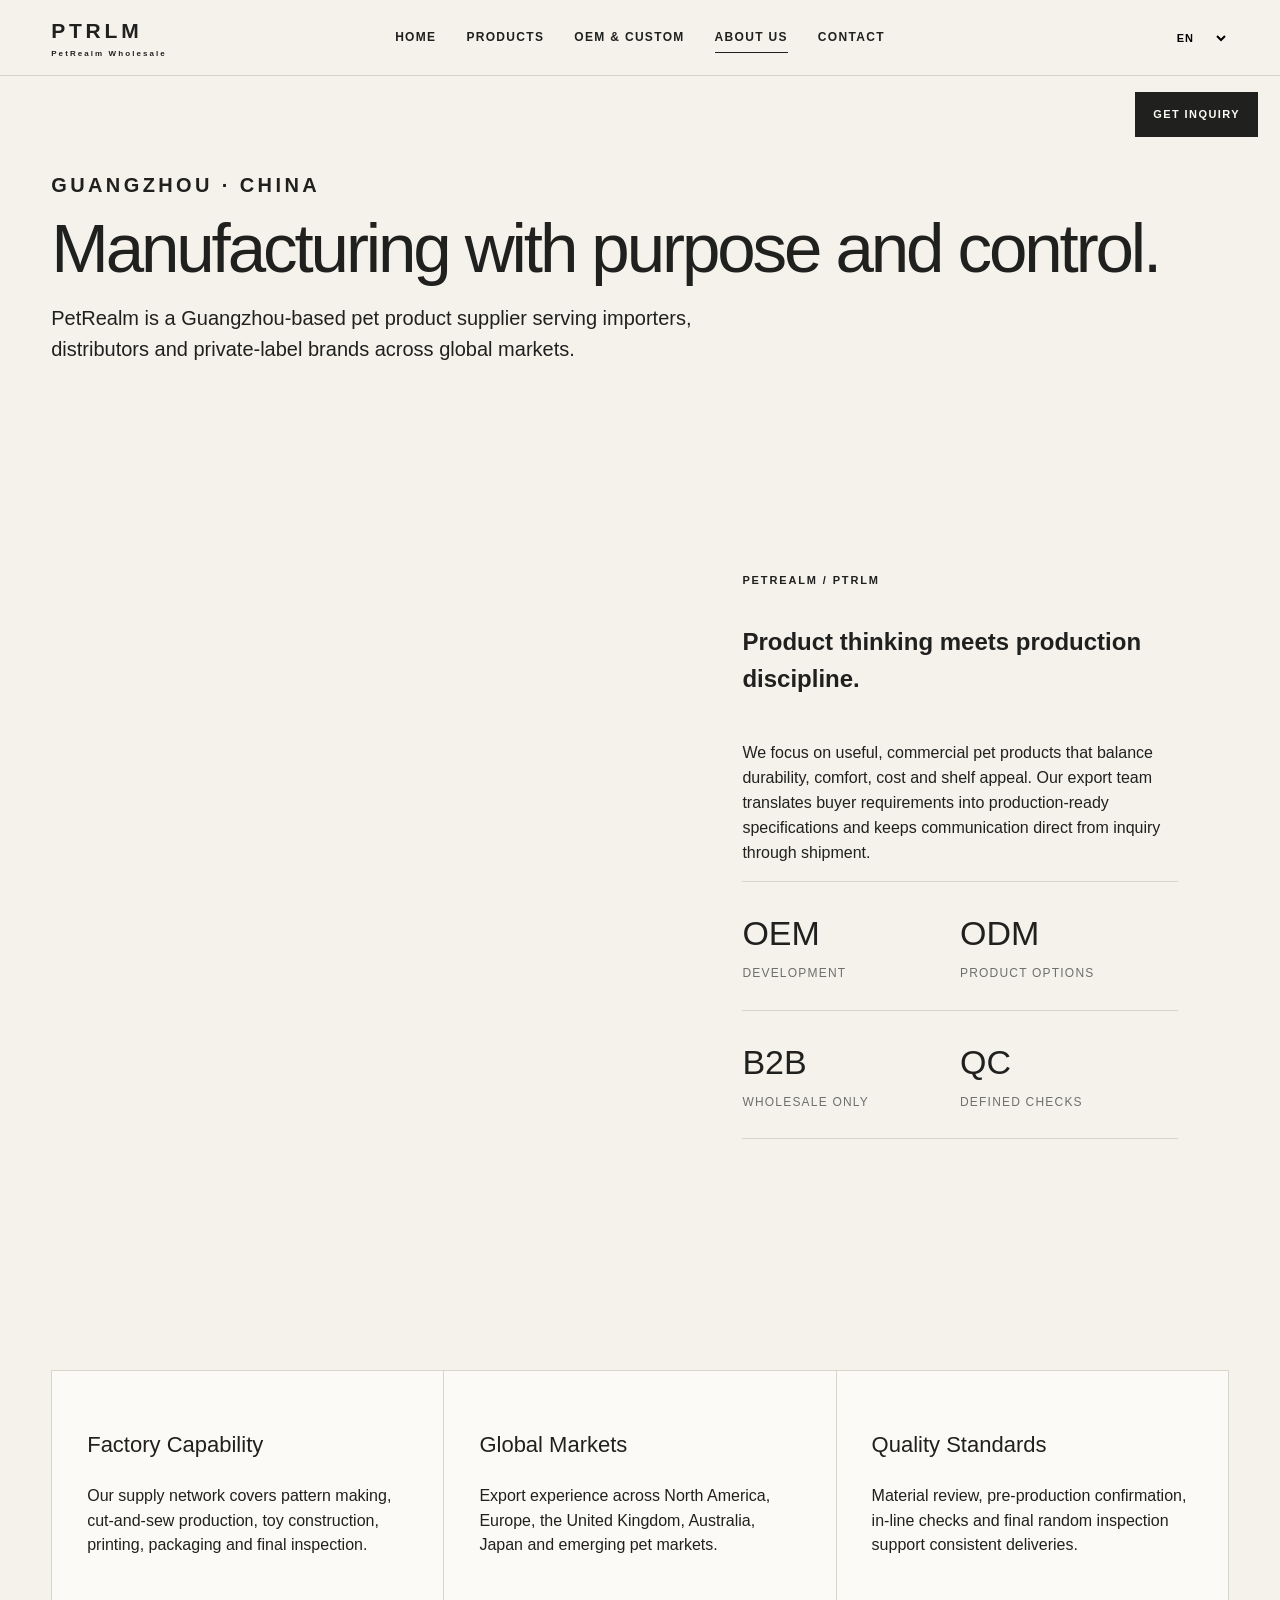
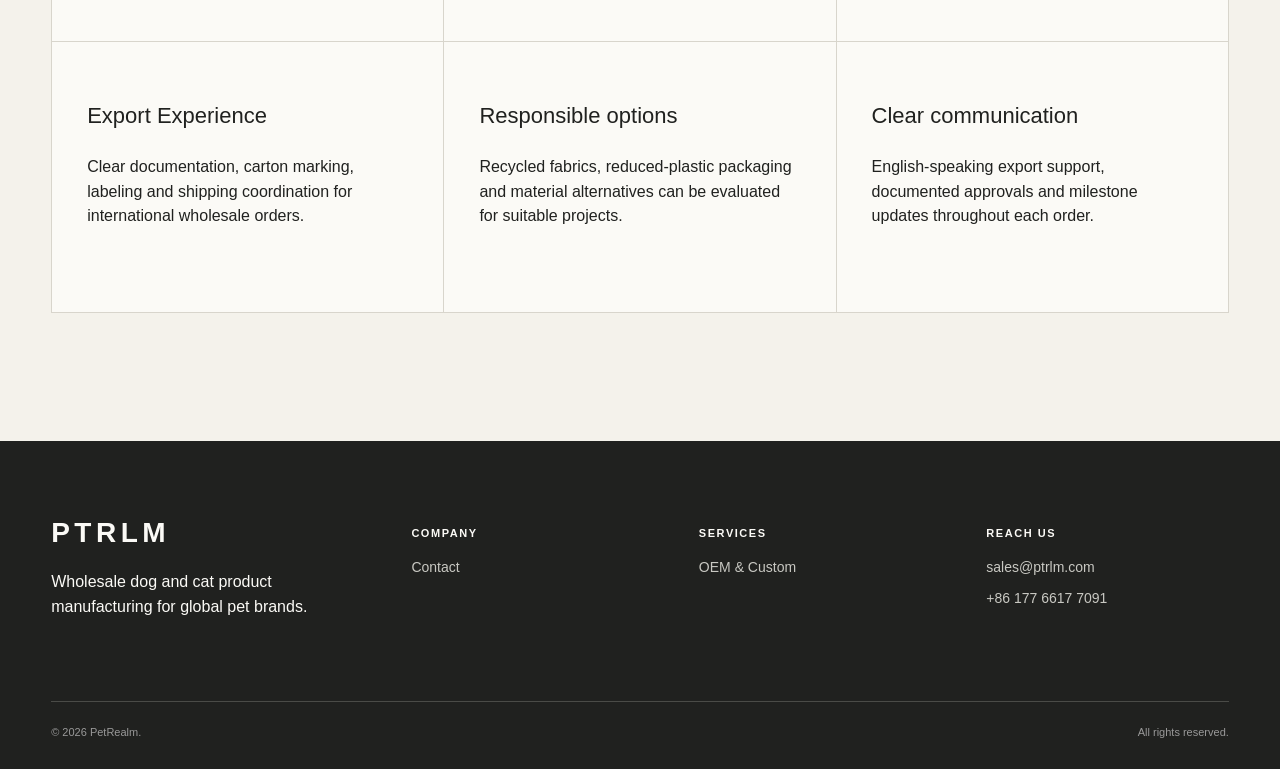
<file: about.html>
<!doctype html><html lang="en"><head><meta charset="utf-8"><meta name="viewport" content="width=device-width,initial-scale=1"><title>About PetRealm | Guangzhou Pet Product Supplier</title><style>:root{--ink:#20211f;--paper:#f4f2eb;--white:#fbfaf6;--khaki:#c8c0aa;--line:#d8d5cc;--muted:#6e706b;--max:1440px;--pad:clamp(22px,4vw,72px)}*{box-sizing:border-box}html{scroll-behavior:smooth}body{margin:0;background:var(--paper);color:var(--ink);font-family:Arial,"Helvetica Neue",sans-serif;font-size:16px;line-height:1.55}body.menu-open{overflow:hidden}a{color:inherit;text-decoration:none}img,video{display:block;width:100%}.media-loading{opacity:0!important}.media-loaded{opacity:1;transition:opacity .45s ease}.media-error{display:none!important}button,input,select,textarea{font:inherit}button{color:inherit}.container{width:min(100%,var(--max));margin:auto;padding-inline:var(--pad)}.site-header{position:fixed;z-index:100;inset:0 0 auto;height:76px;display:flex;align-items:center;background:rgba(244,242,235,.91);border-bottom:1px solid rgba(32,33,31,.14);backdrop-filter:blur(14px)}.nav-wrap{width:100%;display:grid;grid-template-columns:1fr auto 1fr;align-items:center}.brand{font-size:21px;font-weight:800;letter-spacing:.18em}.brand small{display:block;font-size:8px;font-weight:600;letter-spacing:.26em}.nav-links{display:flex;gap:30px;font-size:12px;font-weight:700;letter-spacing:.11em;text-transform:uppercase}.nav-links a{position:relative;padding-block:8px}.nav-links a:after{content:"";position:absolute;left:0;right:100%;bottom:2px;height:1px;background:var(--ink);transition:.3s}.nav-links a:hover:after,.nav-links a.active:after{right:0}.nav-actions{justify-self:end;display:flex;align-items:center;gap:12px}.language{border:0;background:transparent;font-size:11px;font-weight:700;letter-spacing:.08em;text-transform:uppercase}.menu-toggle{display:none;border:0;background:transparent;padding:8px;font-size:20px}.inquiry-fixed{position:fixed;z-index:110;right:22px;top:92px;background:var(--ink);color:var(--white);padding:14px 18px;font-size:11px;font-weight:800;letter-spacing:.13em;text-transform:uppercase;transition:transform .25s,background .25s}.inquiry-fixed:hover{transform:translateY(-2px);background:#45463f}.hero{position:relative;min-height:100svh;background:#242723;overflow:hidden}.hero-media{position:absolute;inset:0;width:100%;height:100%;object-fit:cover}.hero:after{content:"";position:absolute;inset:0;background:linear-gradient(90deg,rgba(0,0,0,.54),rgba(0,0,0,.04) 75%)}.hero-content{position:relative;z-index:2;min-height:100svh;display:flex;flex-direction:column;justify-content:flex-end;align-items:flex-start;padding:140px var(--pad) 9vh;color:#fff}.eyebrow{margin:0 0 18px;font-size:11px;font-weight:800;letter-spacing:.18em;text-transform:uppercase}.hero h1{max-width:900px;margin:0;font-size:clamp(48px,7.5vw,118px);line-height:.93;letter-spacing:-.045em;font-weight:600}.hero p{max-width:620px;margin:26px 0 32px;font-size:clamp(16px,1.4vw,21px)}.button{display:inline-flex;align-items:center;justify-content:center;min-height:48px;padding:13px 22px;border:1px solid var(--ink);background:transparent;font-size:11px;font-weight:800;letter-spacing:.12em;text-transform:uppercase;cursor:pointer;transition:.25s}.button:hover,.button.dark{background:var(--ink);color:var(--white)}.button.light{border-color:#fff;color:#fff}.button.light:hover{background:#fff;color:var(--ink)}.page-hero{padding:170px 0 85px}.page-hero p{max-width:700px;font-size:20px}.kicker{margin:0 0 14px;font-size:11px;font-weight:800;letter-spacing:.17em;text-transform:uppercase}.section h2,.page-hero h1{margin:0;font-size:clamp(40px,5.4vw,82px);font-weight:500;line-height:.98;letter-spacing:-.045em}main .reveal{opacity:1;transform:none}@media(max-width:960px){.nav-wrap{grid-template-columns:1fr auto}.nav-links{position:fixed;inset:76px 0 0;background:var(--paper);padding:45px var(--pad);display:flex;flex-direction:column;align-items:flex-start;transform:translateX(100%);transition:.35s;font-size:18px}.menu-open .nav-links{transform:none}.menu-toggle{display:block}.language{max-width:92px}}@media(max-width:620px){.site-header{height:66px}.nav-links{inset:66px 0 0}.brand{font-size:17px}.brand small{display:none}.inquiry-fixed{right:12px;top:auto;bottom:14px}.hero-content{padding-bottom:110px}}</style><link rel="preload" href="css/style.css?v=20260728-2" as="style" onload="this.onload=null;this.rel='stylesheet'"><noscript><link rel="stylesheet" href="css/style.css?v=20260728-2"></noscript></head><body>
<header class="site-header"><div class="container nav-wrap"><a class="brand" href="index.html">PTRLM<small>PETREALM</small></a><nav class="nav-links"><a href="index.html" data-i18n="home">Home</a><a href="products.html" data-i18n="products">Products</a><a href="oem.html" data-i18n="oem">OEM & Custom</a><a class="active" href="about.html" data-i18n="about">About Us</a><a href="contact.html" data-i18n="contact">Contact</a></nav><div class="nav-actions"><select class="language" aria-label="Language"><option value="en">EN</option><option value="zh">中文</option><option value="es">ES</option><option value="fr">FR</option><option value="de">DE</option><option value="ja">日本語</option></select><button class="menu-toggle" aria-label="Menu">☰</button></div></div></header><a class="inquiry-fixed" href="contact.html" data-i18n="inquiry">Get Inquiry</a>
<main><section class="page-hero"><div class="container reveal"><p class="kicker">GUANGZHOU · CHINA</p><h1 data-i18n="pageAbout">Manufacturing with purpose and control.</h1><p data-i18n="pageAboutP">PetRealm is a Guangzhou-based pet product supplier serving importers, distributors and private-label brands across global markets.</p></div></section><section class="split white"><div class="split-media"><img src="images/about.svg" alt="PetRealm team placeholder"></div><div class="split-copy"><p class="kicker">PETREALM / PTRLM</p><h2>Product thinking meets production discipline.</h2><p>We focus on useful, commercial pet products that balance durability, comfort, cost and shelf appeal. Our export team translates buyer requirements into production-ready specifications and keeps communication direct from inquiry through shipment.</p><div class="stats"><div class="stat"><strong>OEM</strong><span>Development</span></div><div class="stat"><strong>ODM</strong><span>Product options</span></div><div class="stat"><strong>B2B</strong><span>Wholesale only</span></div><div class="stat"><strong>QC</strong><span>Defined checks</span></div></div></div></section>
<section class="section"><div class="container"><div class="service-grid reveal"><article class="service-card"><h3 data-i18n="factory">Factory Capability</h3><p data-i18n="factoryP">Our supply network covers pattern making, cut-and-sew production, toy construction, printing, packaging and final inspection.</p></article><article class="service-card"><h3 data-i18n="markets">Global Markets</h3><p data-i18n="marketsP">Export experience across North America, Europe, the United Kingdom, Australia, Japan and emerging pet markets.</p></article><article class="service-card"><h3 data-i18n="quality">Quality Standards</h3><p data-i18n="qualityP">Material review, pre-production confirmation, in-line checks and final random inspection support consistent deliveries.</p></article><article class="service-card"><h3 data-i18n="experience">Export Experience</h3><p data-i18n="experienceP">Clear documentation, carton marking, labeling and shipping coordination for international wholesale orders.</p></article><article class="service-card"><h3>Responsible Options</h3><p>Recycled fabrics, reduced-plastic packaging and material alternatives can be evaluated for suitable projects.</p></article><article class="service-card"><h3>Clear Communication</h3><p>English-speaking export support, documented approvals and milestone updates throughout each order.</p></article></div></div></section></main>
<footer class="site-footer"><div class="container"><div class="footer-grid"><div><div class="footer-brand">PTRLM</div><p data-i18n="footerP">Wholesale dog apparel and durable toy manufacturing for global pet brands.</p></div><div class="footer-col"><h4 data-i18n="company">Company</h4><a href="contact.html" data-i18n="contact">Contact</a></div><div class="footer-col"><h4 data-i18n="services">Services</h4><a href="oem.html" data-i18n="oem">OEM & Custom</a></div><div class="footer-col"><h4 data-i18n="reach">Reach Us</h4><a href="mailto:sales@ptrlm.com">sales@ptrlm.com</a><a href="https://wa.me/8617766177091">+86 177 6617 7091</a></div></div><div class="copyright"><span>© 2026 PetRealm.</span><span data-i18n="rights">All rights reserved.</span></div></div></footer><script src="js/main.js?v=20260728-2" defer></script></body></html>
</file>
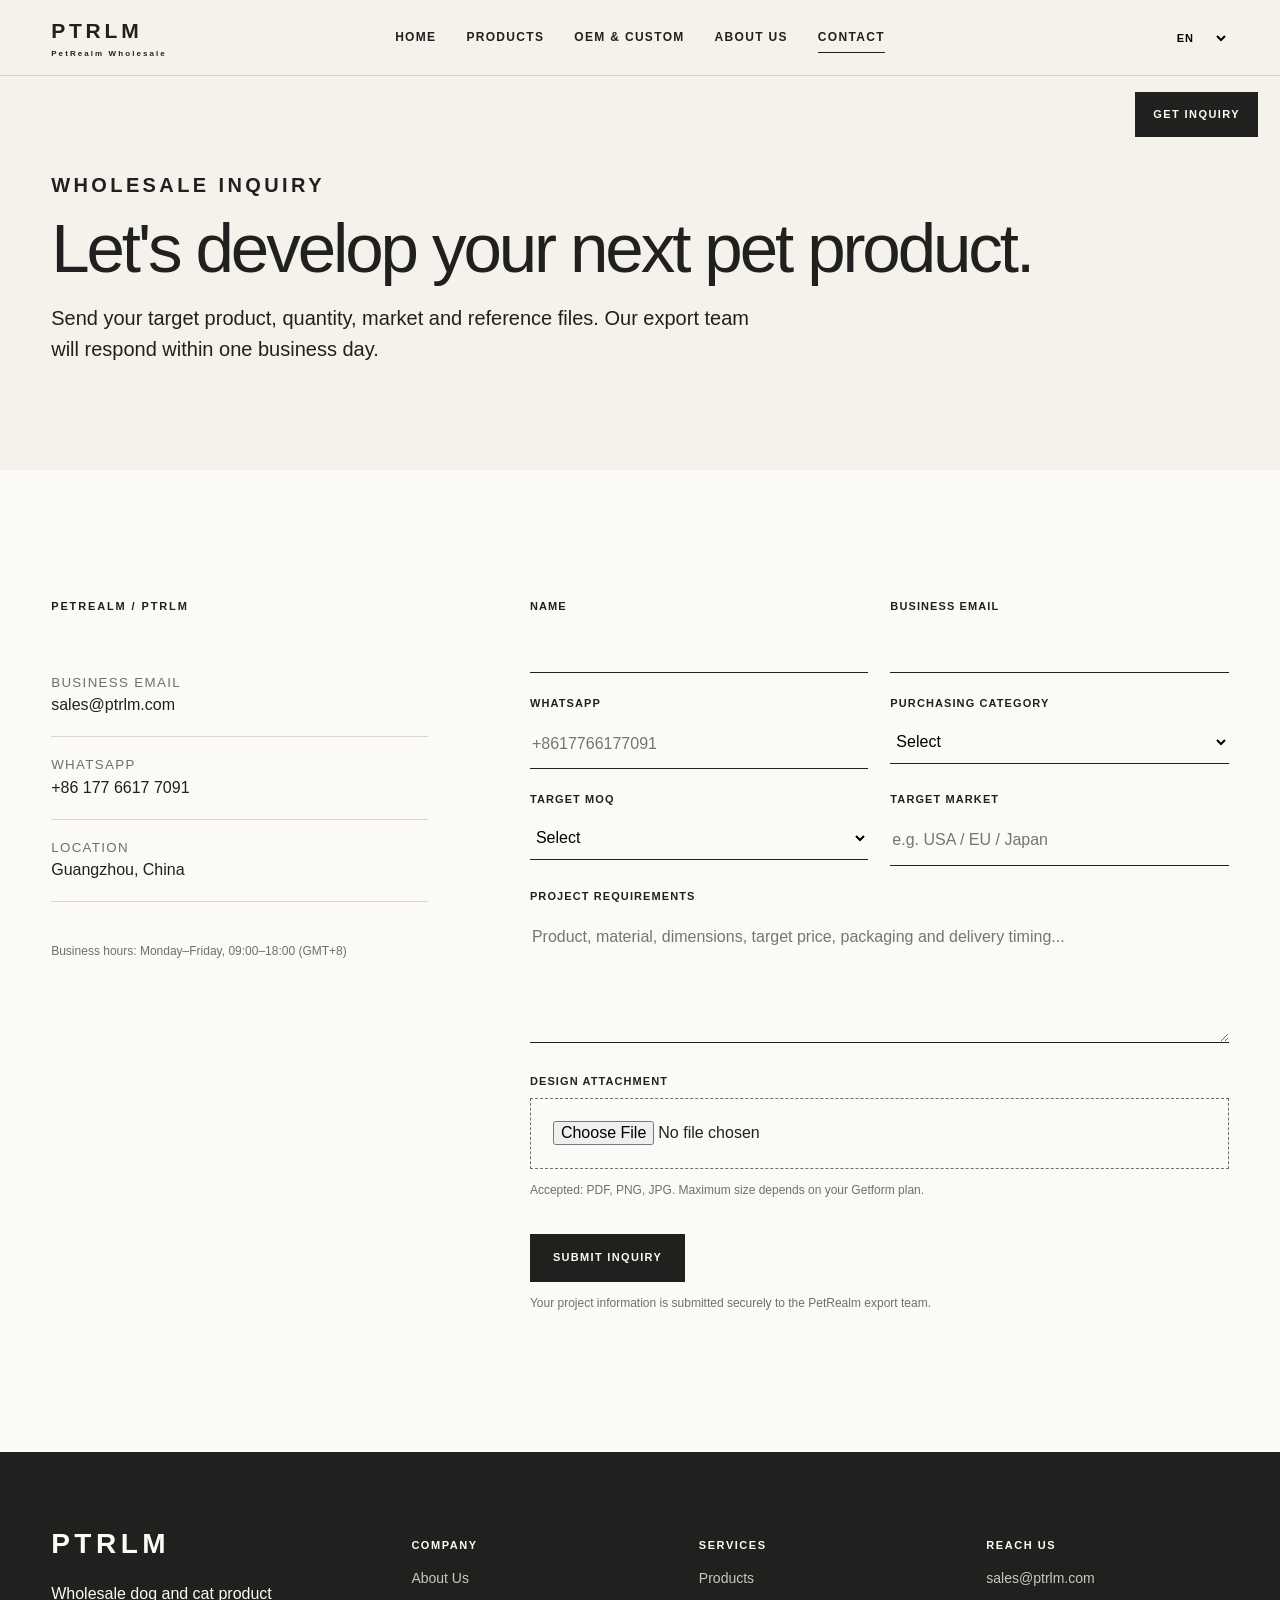
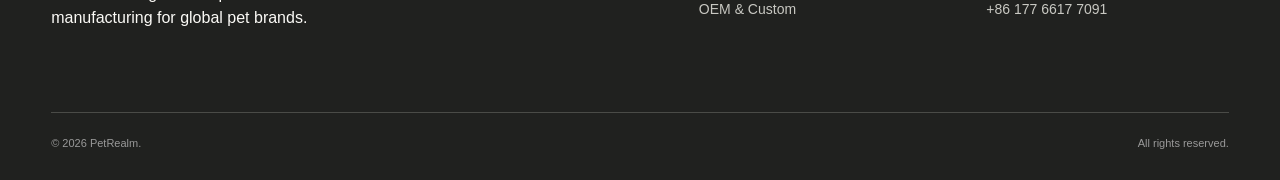
<file: contact.html>
<!doctype html><html lang="en"><head><meta charset="utf-8"><meta name="viewport" content="width=device-width,initial-scale=1"><title>Contact PetRealm | Wholesale Inquiry</title><style>:root{--ink:#20211f;--paper:#f4f2eb;--white:#fbfaf6;--khaki:#c8c0aa;--line:#d8d5cc;--muted:#6e706b;--max:1440px;--pad:clamp(22px,4vw,72px)}*{box-sizing:border-box}html{scroll-behavior:smooth}body{margin:0;background:var(--paper);color:var(--ink);font-family:Arial,"Helvetica Neue",sans-serif;font-size:16px;line-height:1.55}body.menu-open{overflow:hidden}a{color:inherit;text-decoration:none}img,video{display:block;width:100%}.media-loading{opacity:0!important}.media-loaded{opacity:1;transition:opacity .45s ease}.media-error{display:none!important}button,input,select,textarea{font:inherit}button{color:inherit}.container{width:min(100%,var(--max));margin:auto;padding-inline:var(--pad)}.site-header{position:fixed;z-index:100;inset:0 0 auto;height:76px;display:flex;align-items:center;background:rgba(244,242,235,.91);border-bottom:1px solid rgba(32,33,31,.14);backdrop-filter:blur(14px)}.nav-wrap{width:100%;display:grid;grid-template-columns:1fr auto 1fr;align-items:center}.brand{font-size:21px;font-weight:800;letter-spacing:.18em}.brand small{display:block;font-size:8px;font-weight:600;letter-spacing:.26em}.nav-links{display:flex;gap:30px;font-size:12px;font-weight:700;letter-spacing:.11em;text-transform:uppercase}.nav-links a{position:relative;padding-block:8px}.nav-links a:after{content:"";position:absolute;left:0;right:100%;bottom:2px;height:1px;background:var(--ink);transition:.3s}.nav-links a:hover:after,.nav-links a.active:after{right:0}.nav-actions{justify-self:end;display:flex;align-items:center;gap:12px}.language{border:0;background:transparent;font-size:11px;font-weight:700;letter-spacing:.08em;text-transform:uppercase}.menu-toggle{display:none;border:0;background:transparent;padding:8px;font-size:20px}.inquiry-fixed{position:fixed;z-index:110;right:22px;top:92px;background:var(--ink);color:var(--white);padding:14px 18px;font-size:11px;font-weight:800;letter-spacing:.13em;text-transform:uppercase;transition:transform .25s,background .25s}.inquiry-fixed:hover{transform:translateY(-2px);background:#45463f}.hero{position:relative;min-height:100svh;background:#242723;overflow:hidden}.hero-media{position:absolute;inset:0;width:100%;height:100%;object-fit:cover}.hero:after{content:"";position:absolute;inset:0;background:linear-gradient(90deg,rgba(0,0,0,.54),rgba(0,0,0,.04) 75%)}.hero-content{position:relative;z-index:2;min-height:100svh;display:flex;flex-direction:column;justify-content:flex-end;align-items:flex-start;padding:140px var(--pad) 9vh;color:#fff}.eyebrow{margin:0 0 18px;font-size:11px;font-weight:800;letter-spacing:.18em;text-transform:uppercase}.hero h1{max-width:900px;margin:0;font-size:clamp(48px,7.5vw,118px);line-height:.93;letter-spacing:-.045em;font-weight:600}.hero p{max-width:620px;margin:26px 0 32px;font-size:clamp(16px,1.4vw,21px)}.button{display:inline-flex;align-items:center;justify-content:center;min-height:48px;padding:13px 22px;border:1px solid var(--ink);background:transparent;font-size:11px;font-weight:800;letter-spacing:.12em;text-transform:uppercase;cursor:pointer;transition:.25s}.button:hover,.button.dark{background:var(--ink);color:var(--white)}.button.light{border-color:#fff;color:#fff}.button.light:hover{background:#fff;color:var(--ink)}.page-hero{padding:170px 0 85px}.page-hero p{max-width:700px;font-size:20px}.kicker{margin:0 0 14px;font-size:11px;font-weight:800;letter-spacing:.17em;text-transform:uppercase}.section h2,.page-hero h1{margin:0;font-size:clamp(40px,5.4vw,82px);font-weight:500;line-height:.98;letter-spacing:-.045em}main .reveal{opacity:1;transform:none}@media(max-width:960px){.nav-wrap{grid-template-columns:1fr auto}.nav-links{position:fixed;inset:76px 0 0;background:var(--paper);padding:45px var(--pad);display:flex;flex-direction:column;align-items:flex-start;transform:translateX(100%);transition:.35s;font-size:18px}.menu-open .nav-links{transform:none}.menu-toggle{display:block}.language{max-width:92px}}@media(max-width:620px){.site-header{height:66px}.nav-links{inset:66px 0 0}.brand{font-size:17px}.brand small{display:none}.inquiry-fixed{right:12px;top:auto;bottom:14px}.hero-content{padding-bottom:110px}}</style><link rel="preload" href="css/style.css?v=20260728-2" as="style" onload="this.onload=null;this.rel='stylesheet'"><noscript><link rel="stylesheet" href="css/style.css?v=20260728-2"></noscript></head><body>
<header class="site-header"><div class="container nav-wrap"><a class="brand" href="index.html">PTRLM<small>PETREALM</small></a><nav class="nav-links"><a href="index.html" data-i18n="home">Home</a><a href="products.html" data-i18n="products">Products</a><a href="oem.html" data-i18n="oem">OEM & Custom</a><a href="about.html" data-i18n="about">About Us</a><a class="active" href="contact.html" data-i18n="contact">Contact</a></nav><div class="nav-actions"><select class="language" aria-label="Language"><option value="en">EN</option><option value="zh">中文</option><option value="es">ES</option><option value="fr">FR</option><option value="de">DE</option><option value="ja">日本語</option></select><button class="menu-toggle" aria-label="Menu">☰</button></div></div></header><a class="inquiry-fixed" href="#inquiry-form" data-i18n="inquiry">Get Inquiry</a>
<main><section class="page-hero"><div class="container reveal"><p class="kicker">WHOLESALE INQUIRY</p><h1 data-i18n="contactTitle">Let's develop your next pet product.</h1><p data-i18n="contactP">Send your target product, quantity, market and reference files. Our export team will respond within one business day.</p></div></section><section class="section white"><div class="container contact-grid"><aside class="reveal"><p class="kicker">PETREALM / PTRLM</p><ul class="contact-list"><li><small data-i18n="email">Business Email</small><a href="mailto:sales@ptrlm.com">sales@ptrlm.com</a></li><li><small data-i18n="whatsapp">WhatsApp</small><a href="https://wa.me/8617766177091" target="_blank" rel="noopener">+86 177 6617 7091</a></li><li><small data-i18n="location">Location</small>Guangzhou, China</li></ul><p class="note">Business hours: Monday–Friday, 09:00–18:00 (GMT+8)</p></aside>
<div class="reveal" id="inquiry-form"><form action="https://getform.io/f/YOUR_FORM_ENDPOINT" method="POST" enctype="multipart/form-data"><!-- FORM SETUP: Replace the action URL above with your Getform/Forminit endpoint. Configure sales@ptrlm.com as the notification recipient in the provider dashboard. --><input type="hidden" name="source" value="PetRealm Website"><div class="form-grid"><div class="field"><label for="name" data-i18n="name">Name</label><input id="name" name="name" required autocomplete="name"></div><div class="field"><label for="email" data-i18n="clientEmail">Business Email</label><input id="email" name="email" type="email" required autocomplete="email"></div><div class="field"><label for="whatsapp" data-i18n="whatsapp">WhatsApp</label><input id="whatsapp" name="whatsapp" required autocomplete="tel"></div><div class="field"><label for="category" data-i18n="category">Purchasing Category</label><select id="category" name="category" required><option value="">Select</option><option>Dog Clothing</option><option>Durable Dog Toys</option><option>Both Categories</option><option>Custom Development</option></select></div><div class="field"><label for="moq" data-i18n="targetMoq">Target MOQ</label><select id="moq" name="target_moq" required><option value="">Select</option><option>300–500 pcs</option><option>500–1,000 pcs</option><option>1,000–3,000 pcs</option><option>3,000+ pcs</option></select></div><div class="field"><label for="market">Target Market</label><input id="market" name="target_market" placeholder="e.g. USA / EU / Japan"></div><div class="field full"><label for="details" data-i18n="details">Project Requirements</label><textarea id="details" name="requirements" required placeholder="Product, material, dimensions, target price, packaging and delivery timing..."></textarea></div><div class="field full"><label for="attachment" data-i18n="attachment">Design Attachment</label><input class="upload" id="attachment" name="attachment" type="file" accept=".pdf,.png,.jpg,.jpeg,application/pdf,image/png,image/jpeg"><p class="note" data-i18n="uploadNote">Accepted: PDF, PNG, JPG.</p></div><div class="field full"><button class="button dark" type="submit" data-i18n="submit">Submit Inquiry</button><p class="note" data-i18n="formNote">Connect your Getform/Forminit endpoint in contact.html before publishing.</p></div></div></form></div></div></section></main>
<footer class="site-footer"><div class="container"><div class="footer-grid"><div><div class="footer-brand">PTRLM</div><p data-i18n="footerP">Wholesale dog apparel and durable toy manufacturing for global pet brands.</p></div><div class="footer-col"><h4 data-i18n="company">Company</h4><a href="about.html" data-i18n="about">About Us</a></div><div class="footer-col"><h4 data-i18n="services">Services</h4><a href="products.html" data-i18n="products">Products</a><a href="oem.html" data-i18n="oem">OEM & Custom</a></div><div class="footer-col"><h4 data-i18n="reach">Reach Us</h4><a href="mailto:sales@ptrlm.com">sales@ptrlm.com</a><a href="https://wa.me/8617766177091">+86 177 6617 7091</a></div></div><div class="copyright"><span>© 2026 PetRealm.</span><span data-i18n="rights">All rights reserved.</span></div></div></footer><script src="js/main.js?v=20260728-2" defer></script></body></html>
</file>
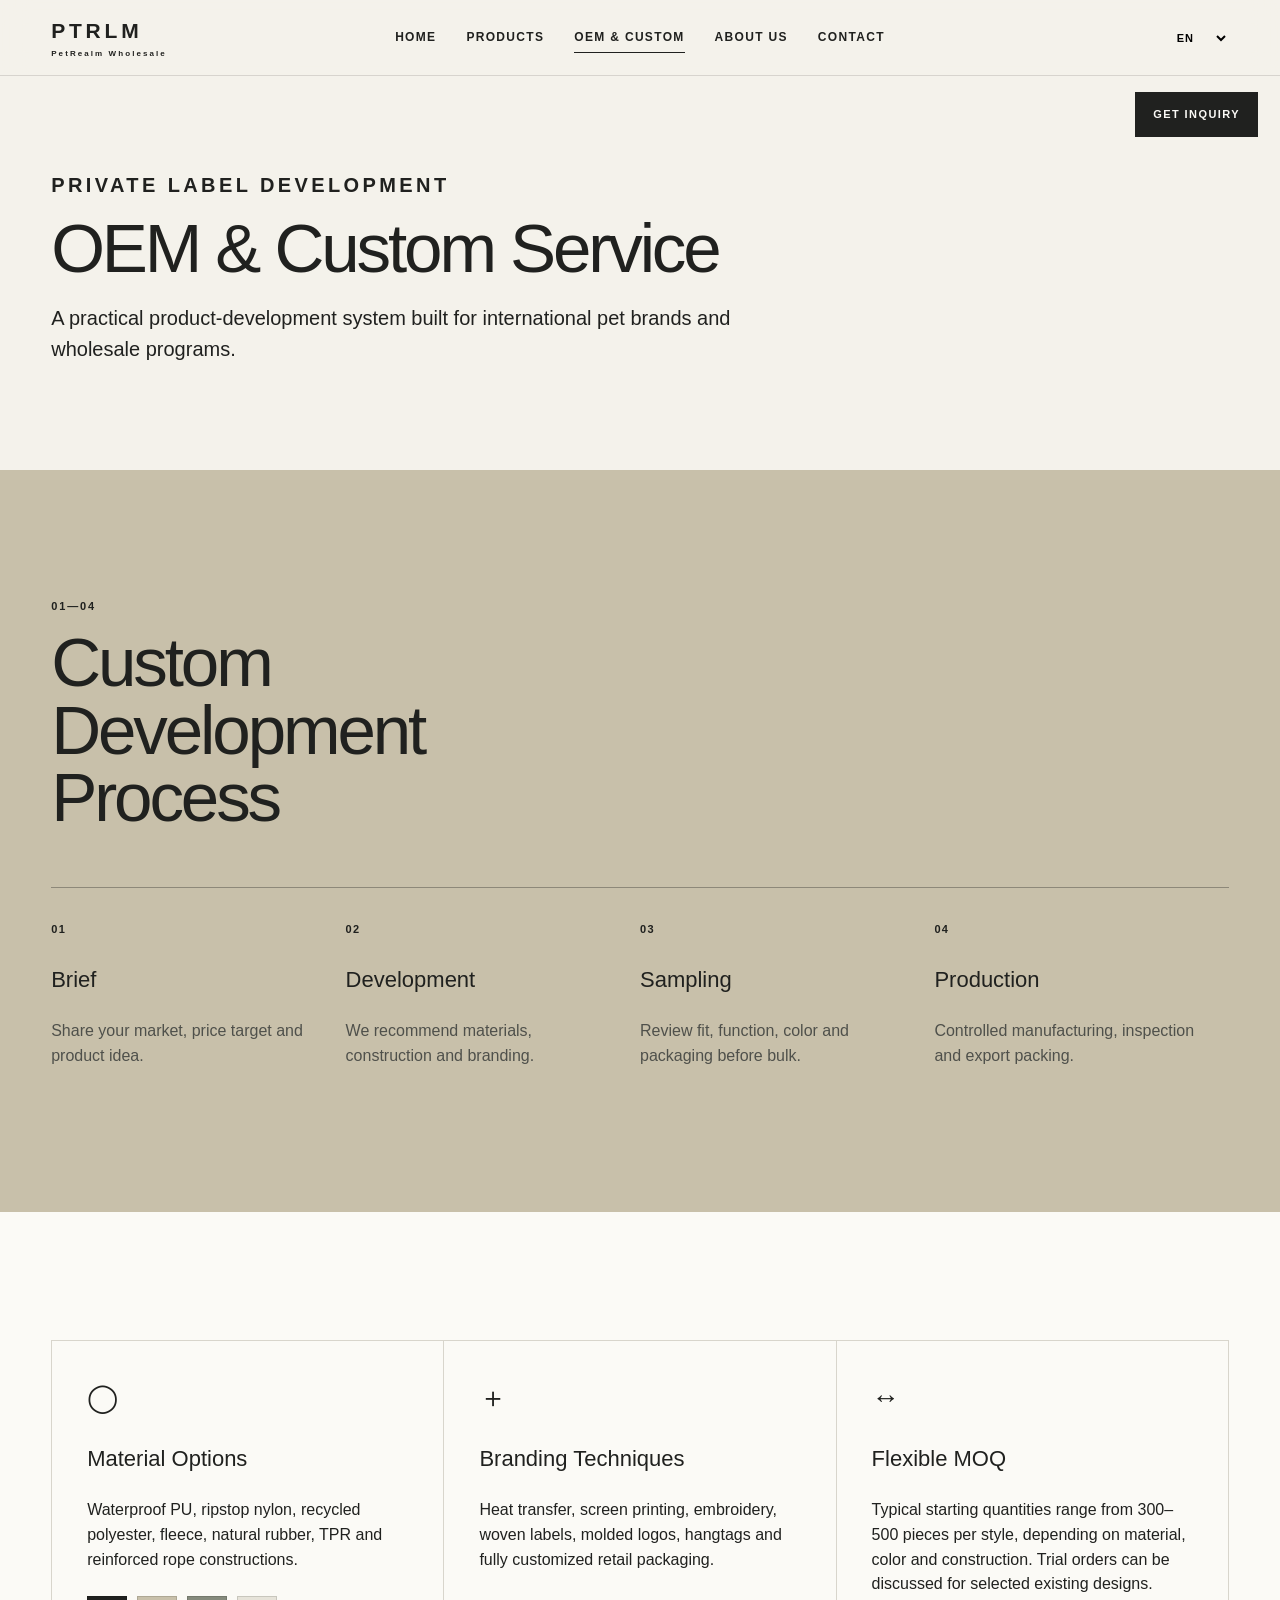
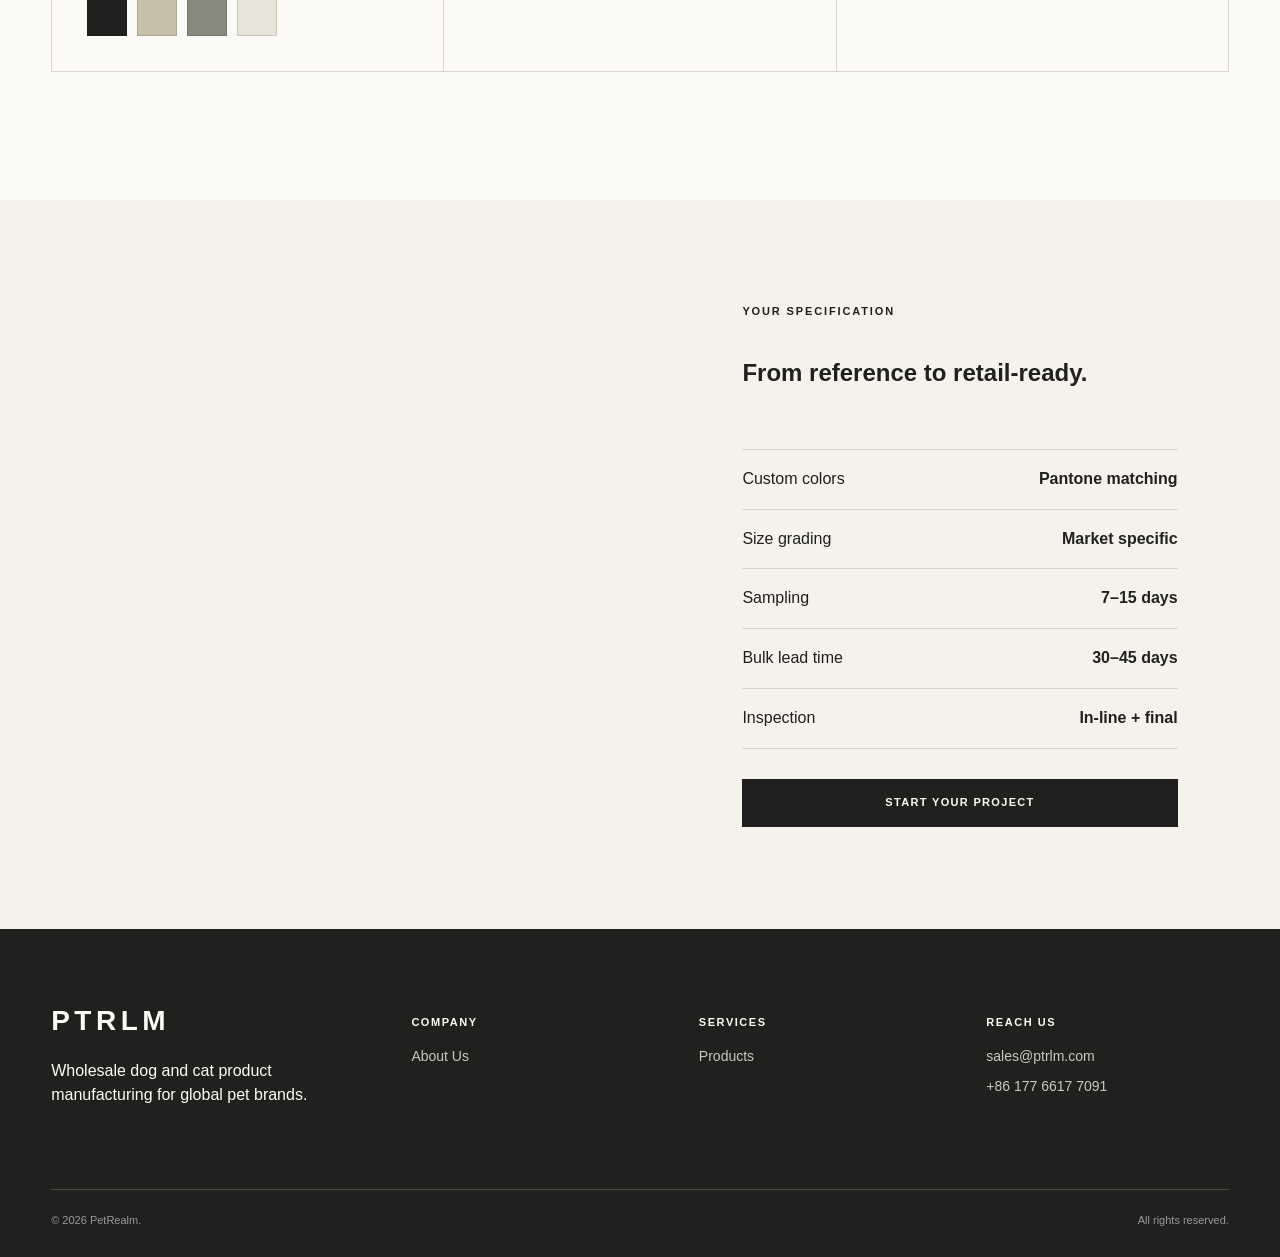
<file: oem.html>
<!doctype html><html lang="en"><head><meta charset="utf-8"><meta name="viewport" content="width=device-width,initial-scale=1"><title>OEM & Custom Service | PetRealm</title><style>:root{--ink:#20211f;--paper:#f4f2eb;--white:#fbfaf6;--khaki:#c8c0aa;--line:#d8d5cc;--muted:#6e706b;--max:1440px;--pad:clamp(22px,4vw,72px)}*{box-sizing:border-box}html{scroll-behavior:smooth}body{margin:0;background:var(--paper);color:var(--ink);font-family:Arial,"Helvetica Neue",sans-serif;font-size:16px;line-height:1.55}body.menu-open{overflow:hidden}a{color:inherit;text-decoration:none}img,video{display:block;width:100%}.media-loading{opacity:0!important}.media-loaded{opacity:1;transition:opacity .45s ease}.media-error{display:none!important}button,input,select,textarea{font:inherit}button{color:inherit}.container{width:min(100%,var(--max));margin:auto;padding-inline:var(--pad)}.site-header{position:fixed;z-index:100;inset:0 0 auto;height:76px;display:flex;align-items:center;background:rgba(244,242,235,.91);border-bottom:1px solid rgba(32,33,31,.14);backdrop-filter:blur(14px)}.nav-wrap{width:100%;display:grid;grid-template-columns:1fr auto 1fr;align-items:center}.brand{font-size:21px;font-weight:800;letter-spacing:.18em}.brand small{display:block;font-size:8px;font-weight:600;letter-spacing:.26em}.nav-links{display:flex;gap:30px;font-size:12px;font-weight:700;letter-spacing:.11em;text-transform:uppercase}.nav-links a{position:relative;padding-block:8px}.nav-links a:after{content:"";position:absolute;left:0;right:100%;bottom:2px;height:1px;background:var(--ink);transition:.3s}.nav-links a:hover:after,.nav-links a.active:after{right:0}.nav-actions{justify-self:end;display:flex;align-items:center;gap:12px}.language{border:0;background:transparent;font-size:11px;font-weight:700;letter-spacing:.08em;text-transform:uppercase}.menu-toggle{display:none;border:0;background:transparent;padding:8px;font-size:20px}.inquiry-fixed{position:fixed;z-index:110;right:22px;top:92px;background:var(--ink);color:var(--white);padding:14px 18px;font-size:11px;font-weight:800;letter-spacing:.13em;text-transform:uppercase;transition:transform .25s,background .25s}.inquiry-fixed:hover{transform:translateY(-2px);background:#45463f}.hero{position:relative;min-height:100svh;background:#242723;overflow:hidden}.hero-media{position:absolute;inset:0;width:100%;height:100%;object-fit:cover}.hero:after{content:"";position:absolute;inset:0;background:linear-gradient(90deg,rgba(0,0,0,.54),rgba(0,0,0,.04) 75%)}.hero-content{position:relative;z-index:2;min-height:100svh;display:flex;flex-direction:column;justify-content:flex-end;align-items:flex-start;padding:140px var(--pad) 9vh;color:#fff}.eyebrow{margin:0 0 18px;font-size:11px;font-weight:800;letter-spacing:.18em;text-transform:uppercase}.hero h1{max-width:900px;margin:0;font-size:clamp(48px,7.5vw,118px);line-height:.93;letter-spacing:-.045em;font-weight:600}.hero p{max-width:620px;margin:26px 0 32px;font-size:clamp(16px,1.4vw,21px)}.button{display:inline-flex;align-items:center;justify-content:center;min-height:48px;padding:13px 22px;border:1px solid var(--ink);background:transparent;font-size:11px;font-weight:800;letter-spacing:.12em;text-transform:uppercase;cursor:pointer;transition:.25s}.button:hover,.button.dark{background:var(--ink);color:var(--white)}.button.light{border-color:#fff;color:#fff}.button.light:hover{background:#fff;color:var(--ink)}.page-hero{padding:170px 0 85px}.page-hero p{max-width:700px;font-size:20px}.kicker{margin:0 0 14px;font-size:11px;font-weight:800;letter-spacing:.17em;text-transform:uppercase}.section h2,.page-hero h1{margin:0;font-size:clamp(40px,5.4vw,82px);font-weight:500;line-height:.98;letter-spacing:-.045em}main .reveal{opacity:1;transform:none}@media(max-width:960px){.nav-wrap{grid-template-columns:1fr auto}.nav-links{position:fixed;inset:76px 0 0;background:var(--paper);padding:45px var(--pad);display:flex;flex-direction:column;align-items:flex-start;transform:translateX(100%);transition:.35s;font-size:18px}.menu-open .nav-links{transform:none}.menu-toggle{display:block}.language{max-width:92px}}@media(max-width:620px){.site-header{height:66px}.nav-links{inset:66px 0 0}.brand{font-size:17px}.brand small{display:none}.inquiry-fixed{right:12px;top:auto;bottom:14px}.hero-content{padding-bottom:110px}}</style><link rel="preload" href="css/style.css?v=20260728-2" as="style" onload="this.onload=null;this.rel='stylesheet'"><noscript><link rel="stylesheet" href="css/style.css?v=20260728-2"></noscript></head><body>
<header class="site-header"><div class="container nav-wrap"><a class="brand" href="index.html">PTRLM<small>PETREALM</small></a><nav class="nav-links"><a href="index.html" data-i18n="home">Home</a><a href="products.html" data-i18n="products">Products</a><a class="active" href="oem.html" data-i18n="oem">OEM & Custom</a><a href="about.html" data-i18n="about">About Us</a><a href="contact.html" data-i18n="contact">Contact</a></nav><div class="nav-actions"><select class="language" aria-label="Language"><option value="en">EN</option><option value="zh">中文</option><option value="es">ES</option><option value="fr">FR</option><option value="de">DE</option><option value="ja">日本語</option></select><button class="menu-toggle" aria-label="Menu">☰</button></div></div></header><a class="inquiry-fixed" href="contact.html" data-i18n="inquiry">Get Inquiry</a>
<main><section class="page-hero"><div class="container reveal"><p class="kicker">PRIVATE LABEL DEVELOPMENT</p><h1 data-i18n="pageOem">OEM & Custom Service</h1><p data-i18n="pageOemP">A practical product-development system built for international pet brands and wholesale programs.</p></div></section>
<section class="section khaki"><div class="container"><div class="section-head"><div><p class="kicker">01—04</p><h2 data-i18n="process">Custom Development Process</h2></div></div><div class="steps reveal"><article class="step"><span class="step-num">01</span><h3 data-i18n="s1">Brief</h3><p data-i18n="s1p">Share your market, price target and product idea.</p></article><article class="step"><span class="step-num">02</span><h3 data-i18n="s2">Development</h3><p data-i18n="s2p">We recommend materials, construction and branding.</p></article><article class="step"><span class="step-num">03</span><h3 data-i18n="s3">Sampling</h3><p data-i18n="s3p">Review fit, function, color and packaging.</p></article><article class="step"><span class="step-num">04</span><h3 data-i18n="s4">Production</h3><p data-i18n="s4p">Controlled manufacturing and export packing.</p></article></div></div></section>
<section class="section white"><div class="container"><div class="service-grid reveal"><article class="service-card"><span class="icon">◯</span><h3 data-i18n="materials">Material Options</h3><p>Waterproof PU, ripstop nylon, recycled polyester, fleece, natural rubber, TPR and reinforced rope constructions.</p><div class="swatches"><span class="swatch" style="background:#20211f"></span><span class="swatch" style="background:#c8c0aa"></span><span class="swatch" style="background:#858a7c"></span><span class="swatch" style="background:#e6e3d9"></span></div></article><article class="service-card"><span class="icon">＋</span><h3 data-i18n="techniques">Branding Techniques</h3><p>Heat transfer, screen printing, embroidery, woven labels, molded logos, hangtags and fully customized retail packaging.</p></article><article class="service-card"><span class="icon">↔</span><h3 data-i18n="moqTitle">Flexible MOQ</h3><p data-i18n="moqP">Typical starting quantities range from 300–500 pieces per style.</p></article></div></div></section>
<section class="split"><div class="split-media"><img src="images/clothing-03.svg" alt="Material selection placeholder"></div><div class="split-copy"><p class="kicker">YOUR SPECIFICATION</p><h2>From reference to retail-ready.</h2><ul class="feature-list"><li><span>Custom colors</span><b>Pantone Matching</b></li><li><span>Size grading</span><b>Market Specific</b></li><li><span>Sampling</span><b>7–15 Days</b></li><li><span>Bulk lead time</span><b>30–45 Days</b></li><li><span>Inspection</span><b>In-line + Final</b></li></ul><a class="button dark" href="contact.html" data-i18n="cta">Start Your Project</a></div></section></main>
<footer class="site-footer"><div class="container"><div class="footer-grid"><div><div class="footer-brand">PTRLM</div><p data-i18n="footerP">Wholesale dog apparel and durable toy manufacturing for global pet brands.</p></div><div class="footer-col"><h4 data-i18n="company">Company</h4><a href="about.html" data-i18n="about">About Us</a></div><div class="footer-col"><h4 data-i18n="services">Services</h4><a href="products.html" data-i18n="products">Products</a></div><div class="footer-col"><h4 data-i18n="reach">Reach Us</h4><a href="mailto:sales@ptrlm.com">sales@ptrlm.com</a><a href="https://wa.me/8617766177091">+86 177 6617 7091</a></div></div><div class="copyright"><span>© 2026 PetRealm.</span><span data-i18n="rights">All rights reserved.</span></div></div></footer><script src="js/main.js?v=20260728-2" defer></script></body></html>
</file>
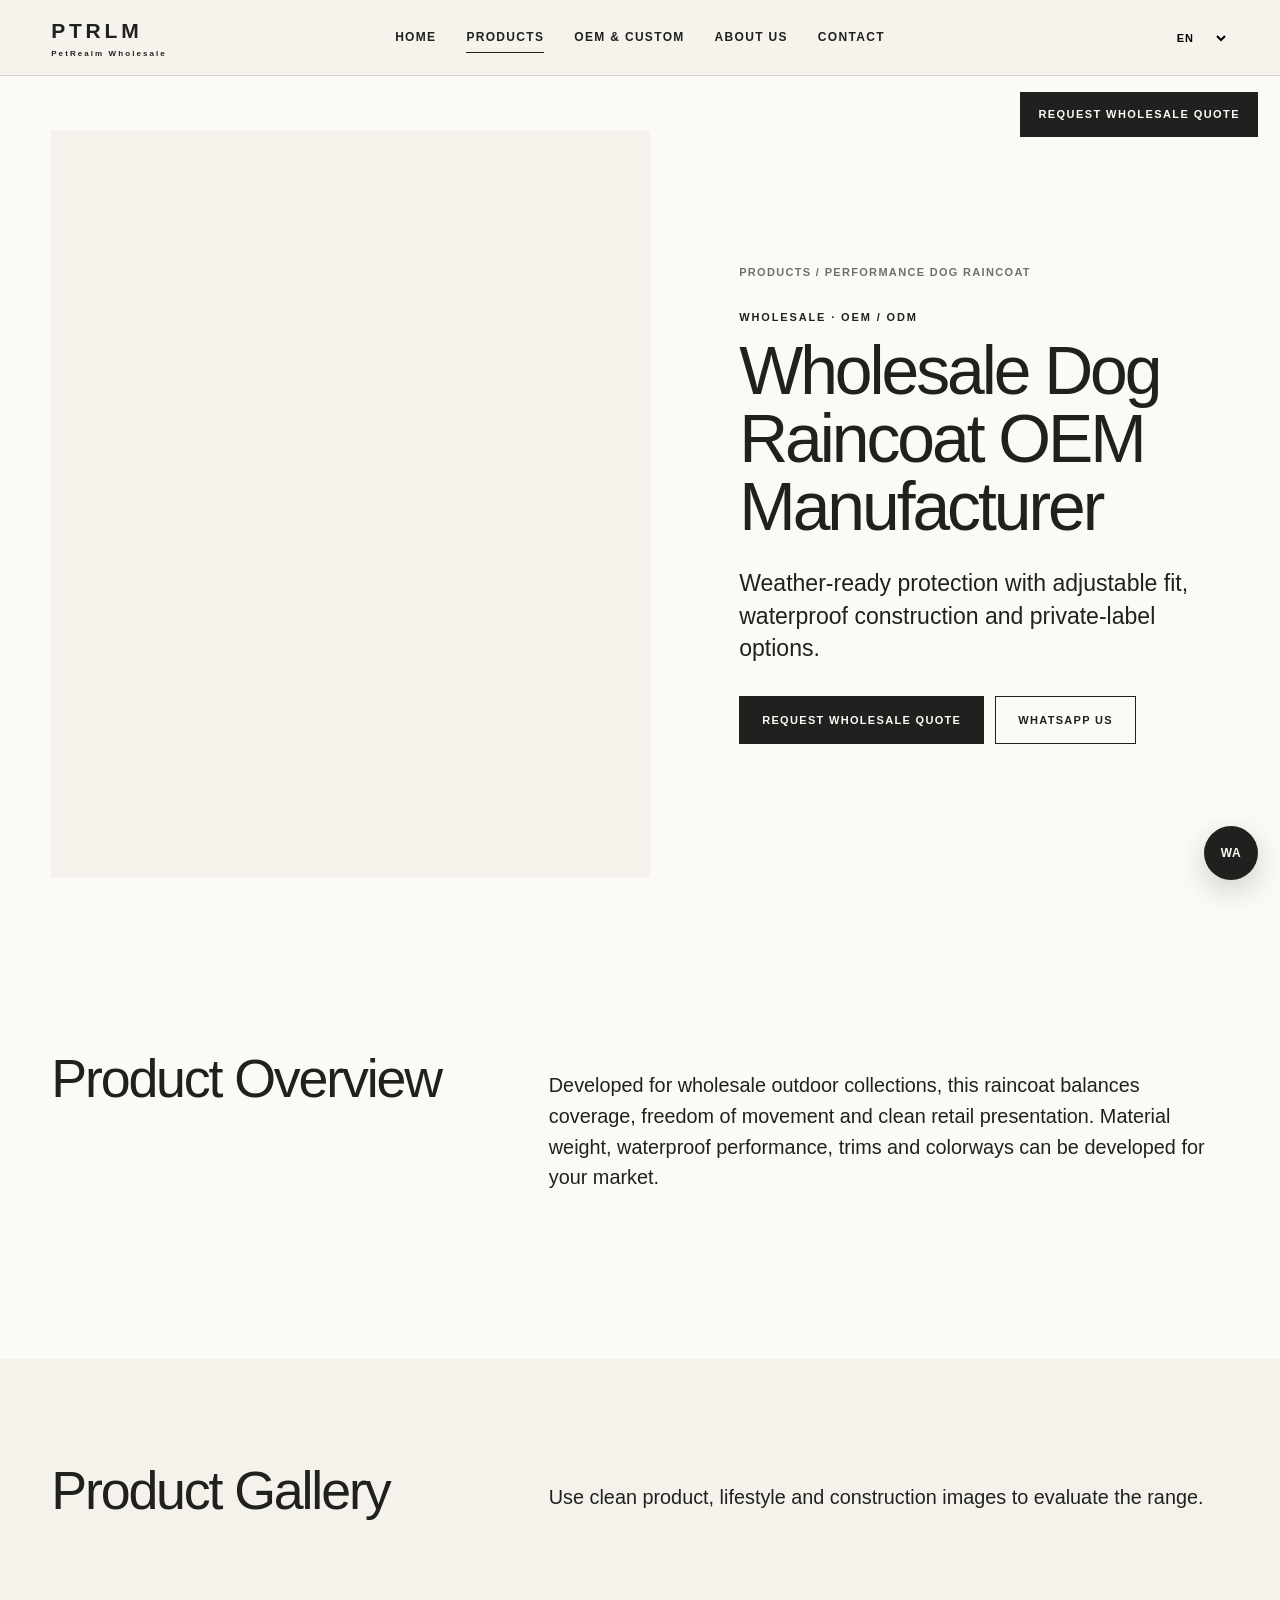
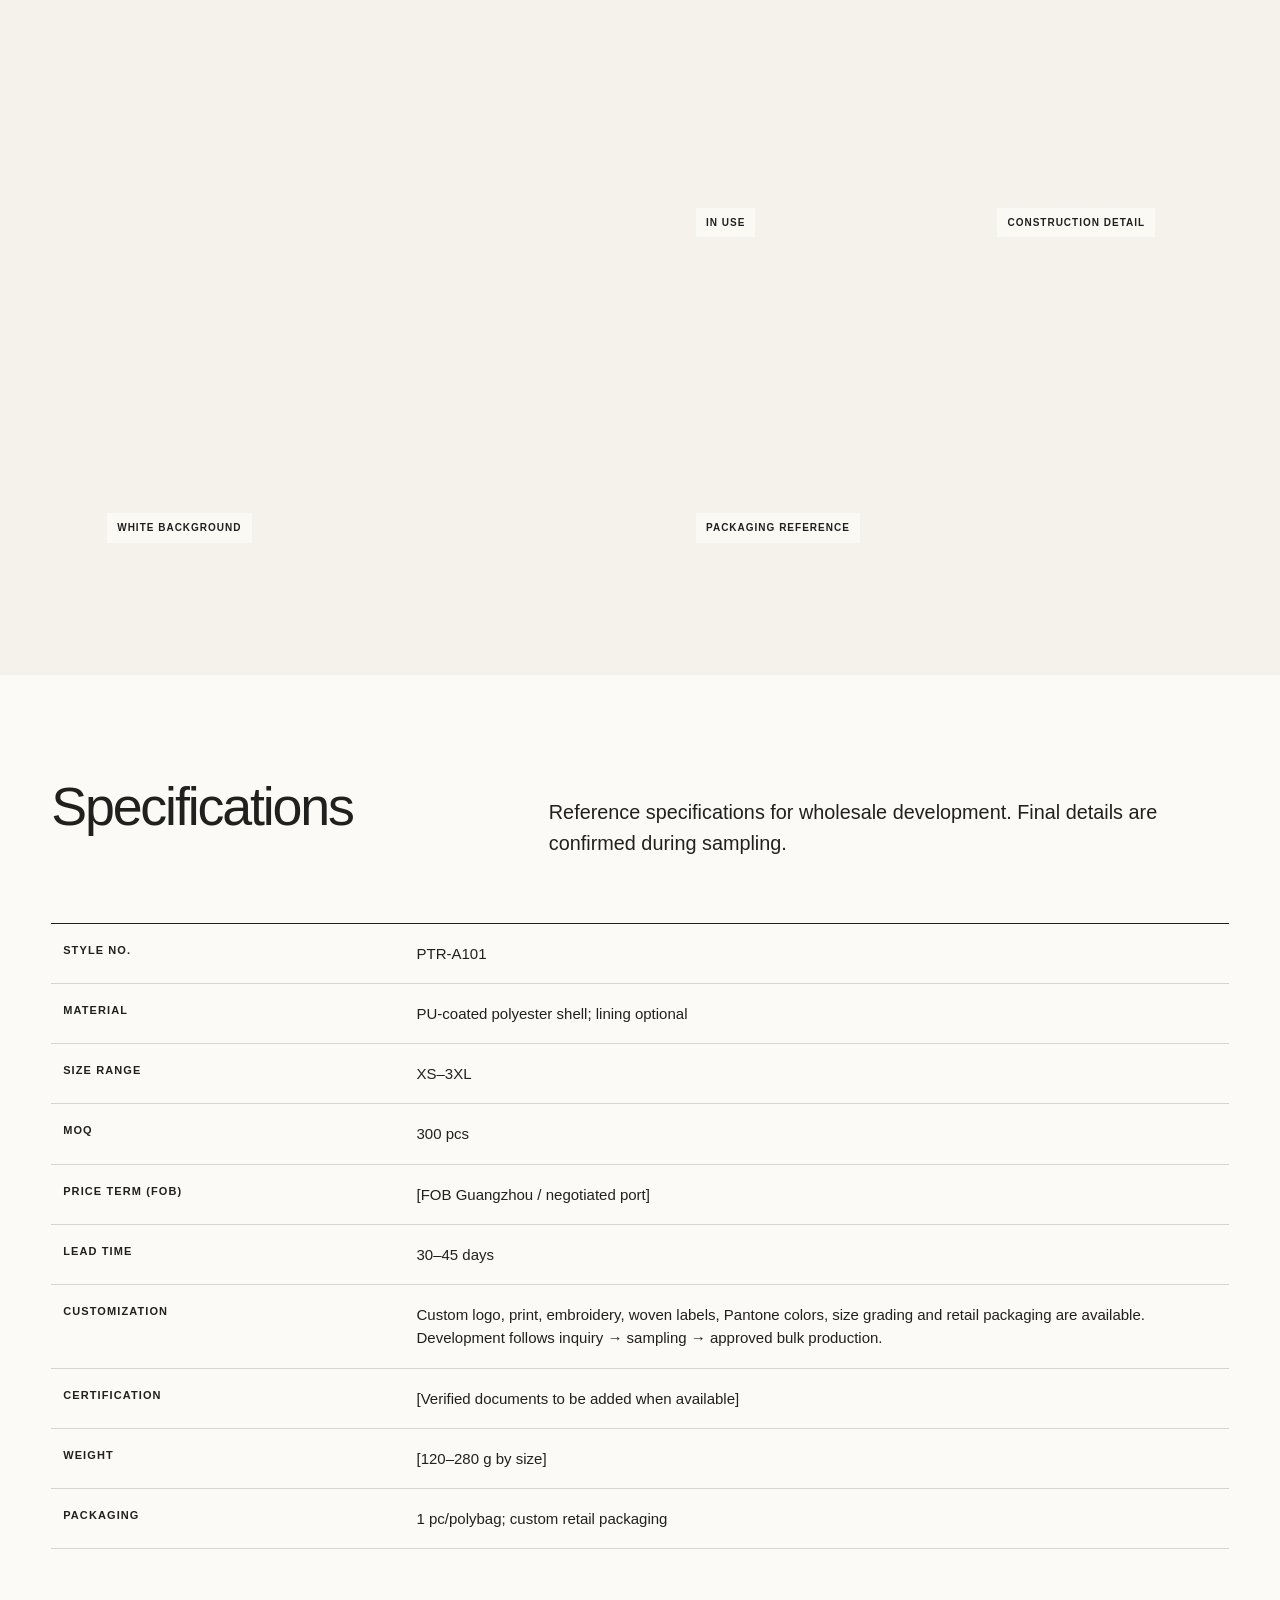
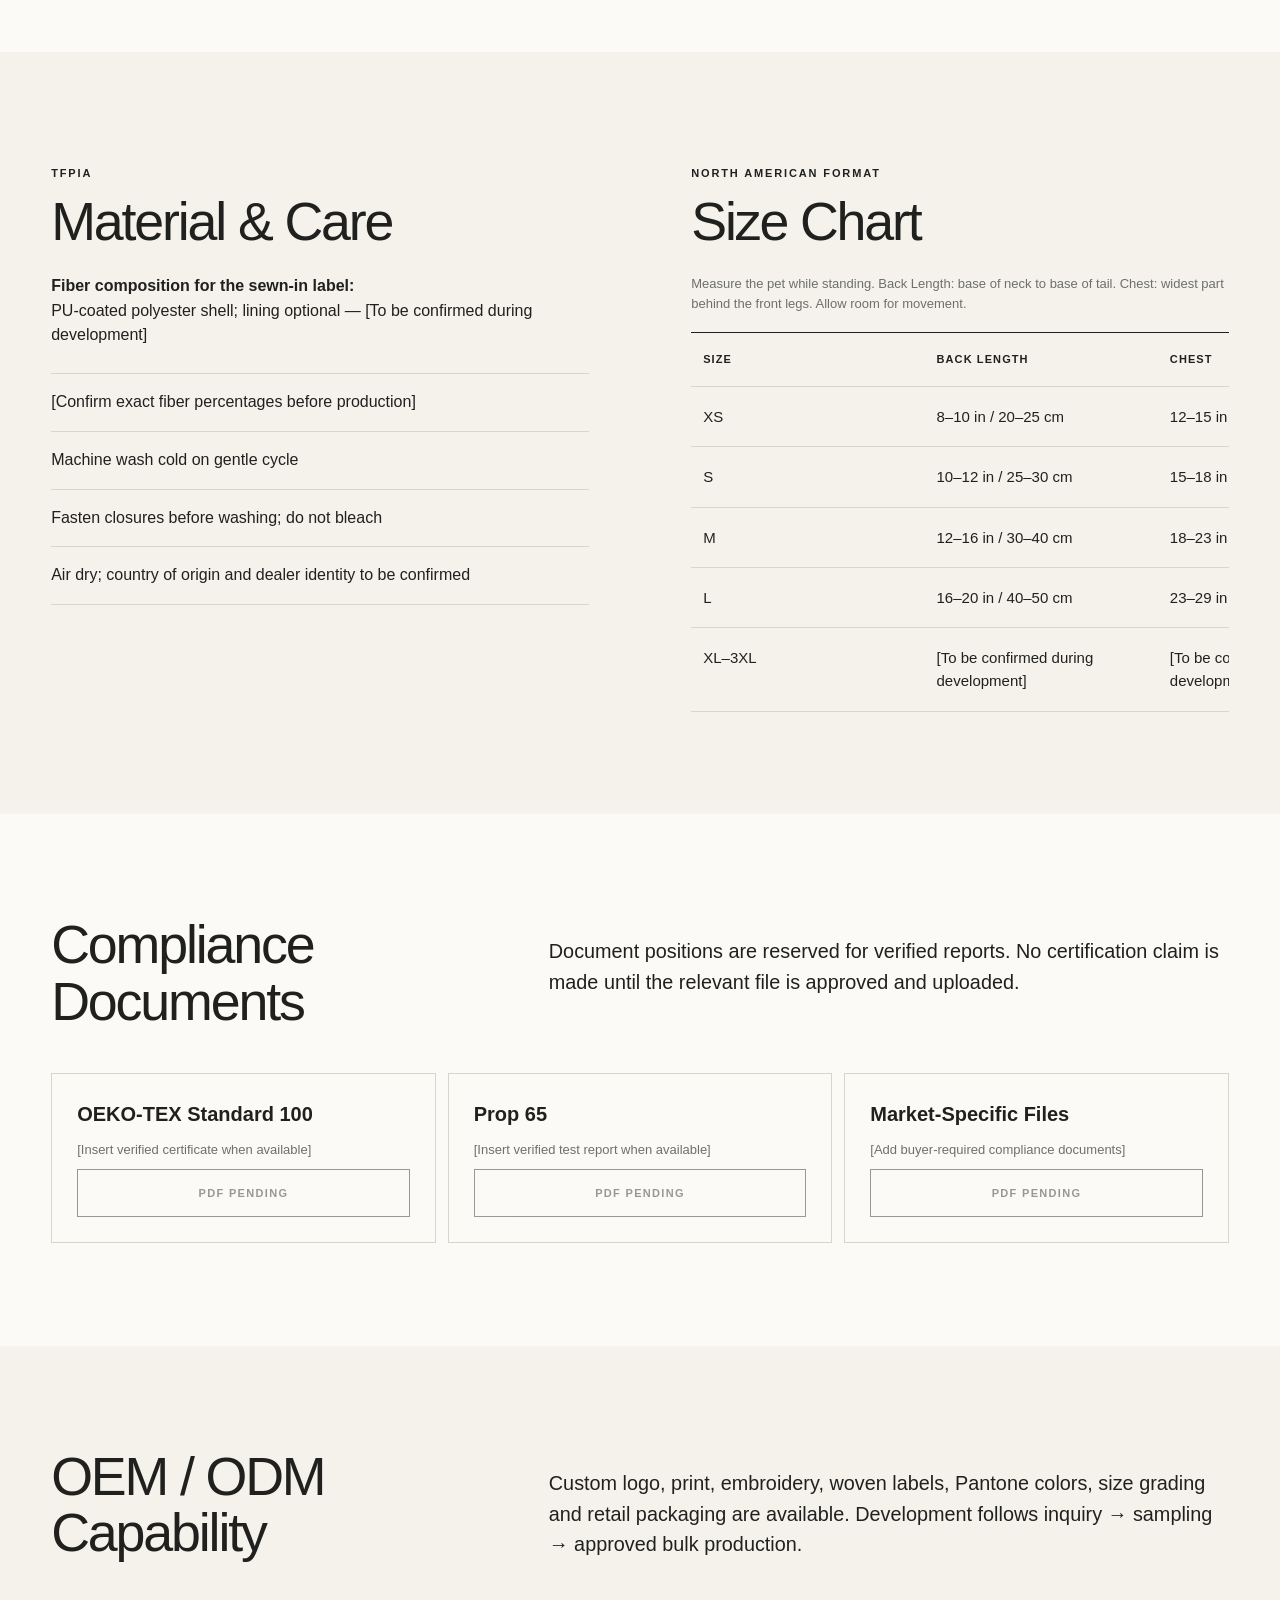
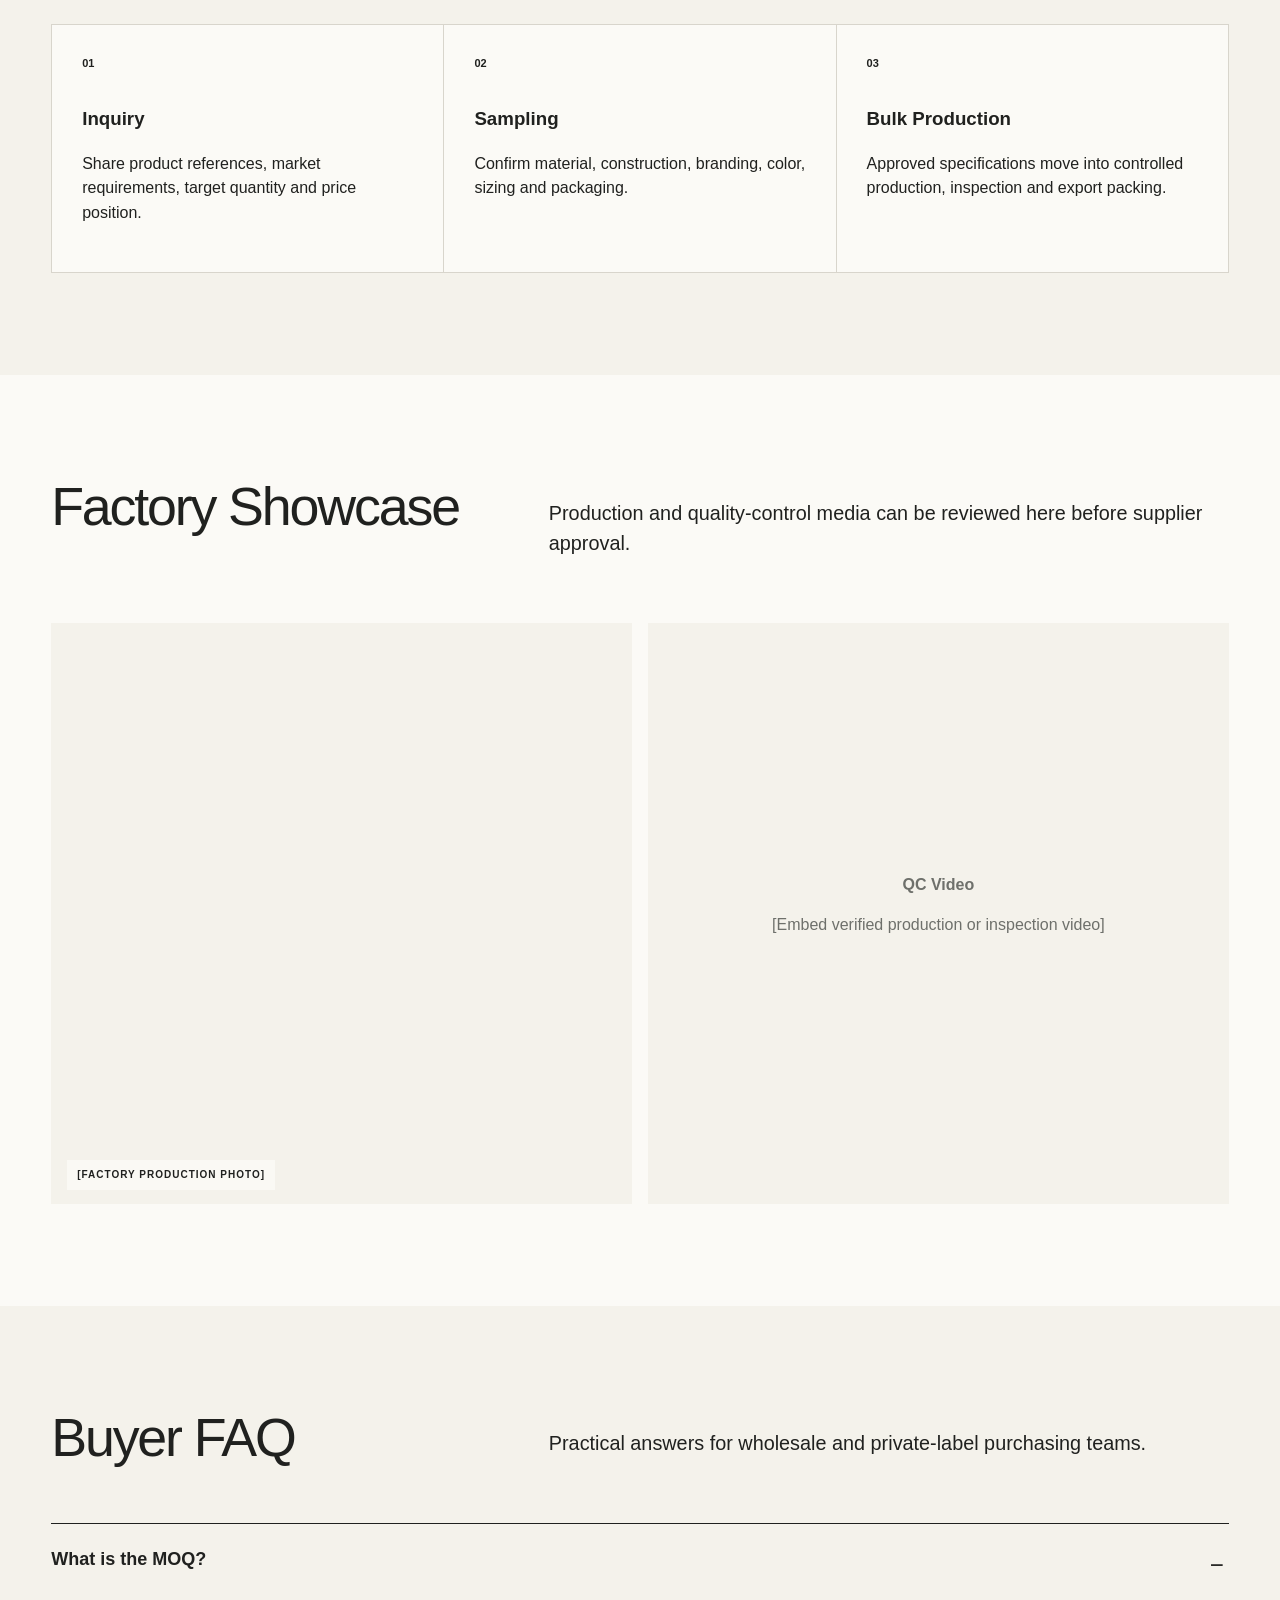
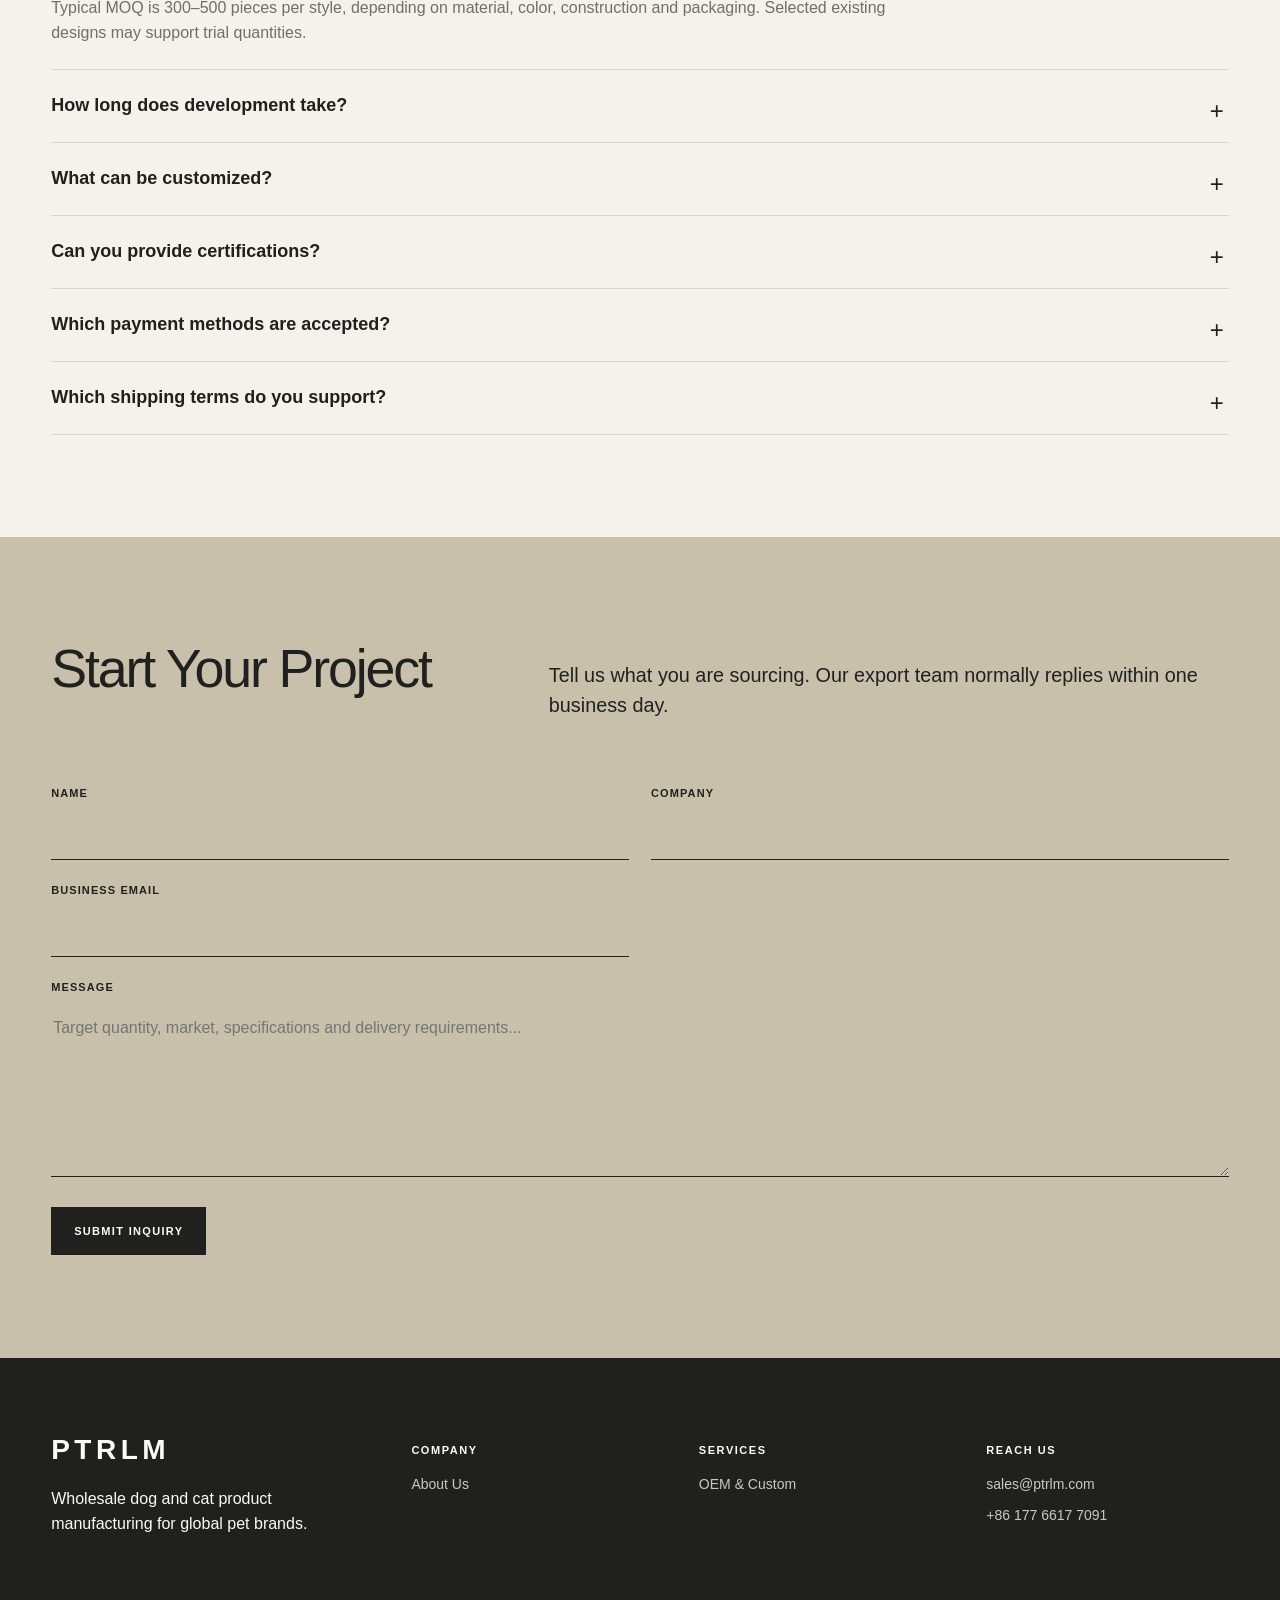
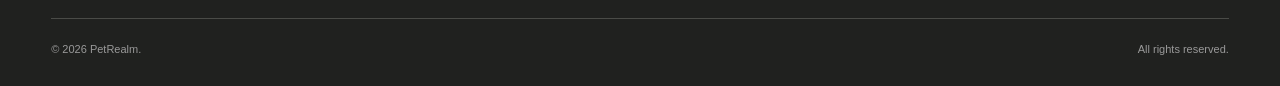
<file: product-detail.html>
<!doctype html>
<html lang="en">
<head>
  <meta charset="utf-8">
  <meta name="viewport" content="width=device-width,initial-scale=1">
  <meta name="description" content="Wholesale pet product OEM and ODM manufacturing by PetRealm in Guangzhou, China.">
  <title>Wholesale Pet Product | PetRealm</title>
  <link rel="stylesheet" href="css/style.css?v=20260728-2">
</head>
<body>
  <header class="site-header">
    <div class="container nav-wrap">
      <a class="brand" href="index.html">PTRLM<small>PetRealm Wholesale</small></a>
      <nav class="nav-links">
        <a href="index.html" data-i18n="home">Home</a>
        <a class="active" href="products.html" data-i18n="products">Products</a>
        <a href="oem.html" data-i18n="oem">OEM &amp; Custom</a>
        <a href="about.html" data-i18n="about">About Us</a>
        <a href="contact.html" data-i18n="contact">Contact</a>
      </nav>
      <div class="nav-actions">
        <select class="language" aria-label="Language">
          <option value="en">EN</option><option value="zh">中文</option><option value="es">ES</option>
          <option value="fr">FR</option><option value="de">DE</option><option value="ja">日本語</option>
        </select>
        <button class="menu-toggle" aria-label="Menu">☰</button>
      </div>
    </div>
  </header>
  <a class="inquiry-fixed" href="#detail-inquiry" data-detail-key="quote">Request Quote</a>

  <main>
    <!-- 1. HERO: replace the product image path in js/product-detail.js. -->
    <section class="detail-hero">
      <div class="container detail-hero-grid">
        <div class="detail-hero-media"><img id="detail-hero-image" src="images/transparent.svg" alt=""></div>
        <div>
          <div class="detail-breadcrumb"><a href="products.html" data-detail-key="allProducts">Products</a> / <span id="detail-breadcrumb-name"></span></div>
          <p class="kicker" data-detail-key="wholesaleOem">WHOLESALE · OEM / ODM</p>
          <h1 id="detail-title">Wholesale Pet Product OEM Manufacturer</h1>
          <p class="detail-subtitle" id="detail-subtitle"></p>
          <div class="detail-actions">
            <a class="button dark" href="#detail-inquiry" data-detail-key="quote">Request Wholesale Quote</a>
            <a class="button" id="detail-whatsapp-top" href="https://wa.me/8617766177091" target="_blank" rel="noopener" data-detail-key="whatsappUs">WhatsApp Us</a>
          </div>
        </div>
      </div>
    </section>

    <!-- 2. SHORT DESCRIPTION -->
    <section class="detail-section white"><div class="container detail-heading">
      <h2 data-detail-key="overview">Product Overview</h2><p class="detail-copy" id="detail-description"></p>
    </div></section>

    <!-- 3. PRODUCT GALLERY: all paths remain inside /images for easy replacement. -->
    <section class="detail-section"><div class="container">
      <div class="detail-heading"><h2 data-detail-key="gallery">Product Gallery</h2><p class="detail-copy" data-detail-key="galleryIntro">Use clean product, lifestyle and construction images to evaluate the range.</p></div>
      <div class="gallery-grid" id="detail-gallery"></div>
    </div></section>

    <!-- 4. SPECIFICATION TABLE -->
    <section class="detail-section white"><div class="container">
      <div class="detail-heading"><h2 data-detail-key="specifications">Specifications</h2><p class="detail-copy" data-detail-key="specIntro">Reference specifications for wholesale development. Final details are confirmed during sampling.</p></div>
      <div class="detail-table-wrap"><table class="detail-table"><tbody id="detail-specs"></tbody></table></div>
    </div></section>

    <!-- 5 & 6. MATERIAL, CARE AND NORTH AMERICAN SIZE CHART -->
    <section class="detail-section"><div class="container two-column">
      <div><p class="kicker">TFPIA</p><h2 data-detail-key="materialCare">Material &amp; Care</h2><p id="detail-composition"></p><ul class="care-list" id="detail-care"></ul></div>
      <div><p class="kicker" data-detail-key="northAmerica">NORTH AMERICAN FORMAT</p><h2 data-detail-key="sizeChart">Size Chart</h2><p class="size-note" id="detail-size-note"></p><div class="detail-table-wrap"><table class="detail-table"><thead id="detail-size-head"></thead><tbody id="detail-size-body"></tbody></table></div></div>
    </div></section>

    <!-- 7. CERTIFICATIONS: placeholders only; activate downloads after verification. -->
    <section class="detail-section white"><div class="container">
      <div class="detail-heading"><h2 data-detail-key="certifications">Compliance Documents</h2><p class="detail-copy" data-detail-key="certIntro">Document positions are reserved for verified reports. No certification claim is made until the relevant file is approved and uploaded.</p></div>
      <div class="badge-grid">
        <div class="compliance-badge"><strong>OEKO-TEX Standard 100</strong><span data-detail-key="certPlaceholder">[Insert verified certificate when available]</span><a class="button disabled-link" href="#" aria-disabled="true" data-detail-key="pdfPending">PDF Pending</a></div>
        <div class="compliance-badge"><strong>Prop 65</strong><span data-detail-key="reportPlaceholder">[Insert verified test report when available]</span><a class="button disabled-link" href="#" aria-disabled="true" data-detail-key="pdfPending">PDF Pending</a></div>
        <div class="compliance-badge"><strong data-detail-key="marketFiles">Market-Specific Files</strong><span data-detail-key="marketPlaceholder">[Add buyer-required compliance documents]</span><a class="button disabled-link" href="#" aria-disabled="true" data-detail-key="pdfPending">PDF Pending</a></div>
      </div>
    </div></section>

    <!-- 8. OEM / ODM CAPABILITY -->
    <section class="detail-section"><div class="container">
      <div class="detail-heading"><h2 data-detail-key="oemCapability">OEM / ODM Capability</h2><p class="detail-copy" id="detail-customization"></p></div>
      <div class="process-strip">
        <div class="process-item"><b>01</b><h3 data-detail-key="processInquiry">Inquiry</h3><p data-detail-key="processInquiryP">Share product references, market requirements, target quantity and price position.</p></div>
        <div class="process-item"><b>02</b><h3 data-detail-key="processSample">Sampling</h3><p data-detail-key="processSampleP">Confirm material, construction, branding, color, sizing and packaging.</p></div>
        <div class="process-item"><b>03</b><h3 data-detail-key="processBulk">Bulk Production</h3><p data-detail-key="processBulkP">Approved specifications move into controlled production, inspection and export packing.</p></div>
      </div>
    </div></section>

    <!-- 9. FACTORY SHOWCASE: replace images/video after factory assets are supplied. -->
    <section class="detail-section white"><div class="container">
      <div class="detail-heading"><h2 data-detail-key="factoryShowcase">Factory Showcase</h2><p class="detail-copy" data-detail-key="factoryIntro">Production and quality-control media can be reviewed here before supplier approval.</p></div>
      <div class="factory-grid">
        <div class="factory-media"><img src="images/transparent.svg" alt="Factory production line placeholder"><span class="gallery-label" data-detail-key="factoryPhoto">[Factory production photo]</span></div>
        <div class="factory-media"><div class="video-placeholder"><div><strong data-detail-key="qcVideo">QC Video</strong><p data-detail-key="qcVideoPlaceholder">[Embed verified production or inspection video]</p></div></div></div>
      </div>
    </div></section>

    <!-- 10. FAQ -->
    <section class="detail-section"><div class="container">
      <div class="detail-heading"><h2 data-detail-key="faq">Buyer FAQ</h2><p class="detail-copy" data-detail-key="faqIntro">Practical answers for wholesale and private-label purchasing teams.</p></div>
      <div class="faq-list" id="detail-faq"></div>
    </div></section>

    <!-- 11. CTA / FORMINIT INQUIRY -->
    <section class="detail-section detail-cta" id="detail-inquiry"><div class="container">
      <div class="detail-heading"><h2 data-detail-key="startProject">Start Your Project</h2><p class="detail-copy" data-detail-key="formIntro">Tell us what you are sourcing. Our export team normally replies within one business day.</p></div>
      <div id="inquiry-form"><form enctype="multipart/form-data">
        <input id="source" type="hidden" value="Product detail page">
        <input id="product" type="hidden" value="">
        <div class="detail-form-grid">
          <div class="field"><label for="name" data-detail-key="name">Name</label><input id="name" type="text" required autocomplete="name"></div>
          <div class="field"><label for="company" data-detail-key="company">Company</label><input id="company" type="text" required autocomplete="organization"></div>
          <div class="field"><label for="email" data-detail-key="email">Business Email</label><input id="email" type="email" required autocomplete="email"></div>
          <div class="field full"><label for="details" data-detail-key="message">Message</label><textarea id="details" rows="6" required data-detail-placeholder="messagePlaceholder" placeholder="Target quantity, market, specifications and delivery requirements..."></textarea></div>
          <div class="field full"><button class="button dark" type="submit" data-detail-key="submit">Submit Inquiry</button></div>
        </div>
      </form></div>
    </div></section>
  </main>

  <a class="whatsapp-float" id="detail-whatsapp-float" href="https://wa.me/8617766177091" target="_blank" rel="noopener" aria-label="WhatsApp">WA</a>
  <footer class="site-footer"><div class="container"><div class="footer-grid"><div><div class="footer-brand">PTRLM</div><p data-i18n="footerP">Wholesale pet product manufacturing for global brands.</p></div><div class="footer-col"><h4 data-i18n="company">Company</h4><a href="about.html" data-i18n="about">About Us</a></div><div class="footer-col"><h4 data-i18n="services">Services</h4><a href="oem.html" data-i18n="oem">OEM &amp; Custom</a></div><div class="footer-col"><h4 data-i18n="reach">Reach Us</h4><a href="mailto:sales@ptrlm.com">sales@ptrlm.com</a><a href="https://wa.me/8617766177091">+86 177 6617 7091</a></div></div><div class="copyright"><span>© 2026 PetRealm.</span><span data-i18n="rights">All rights reserved.</span></div></div></footer>
  <script src="js/main.js?v=20260728-2" defer></script>
  <script src="js/product-detail.js?v=20260728-2" defer></script>
</body>
</html>
</file>
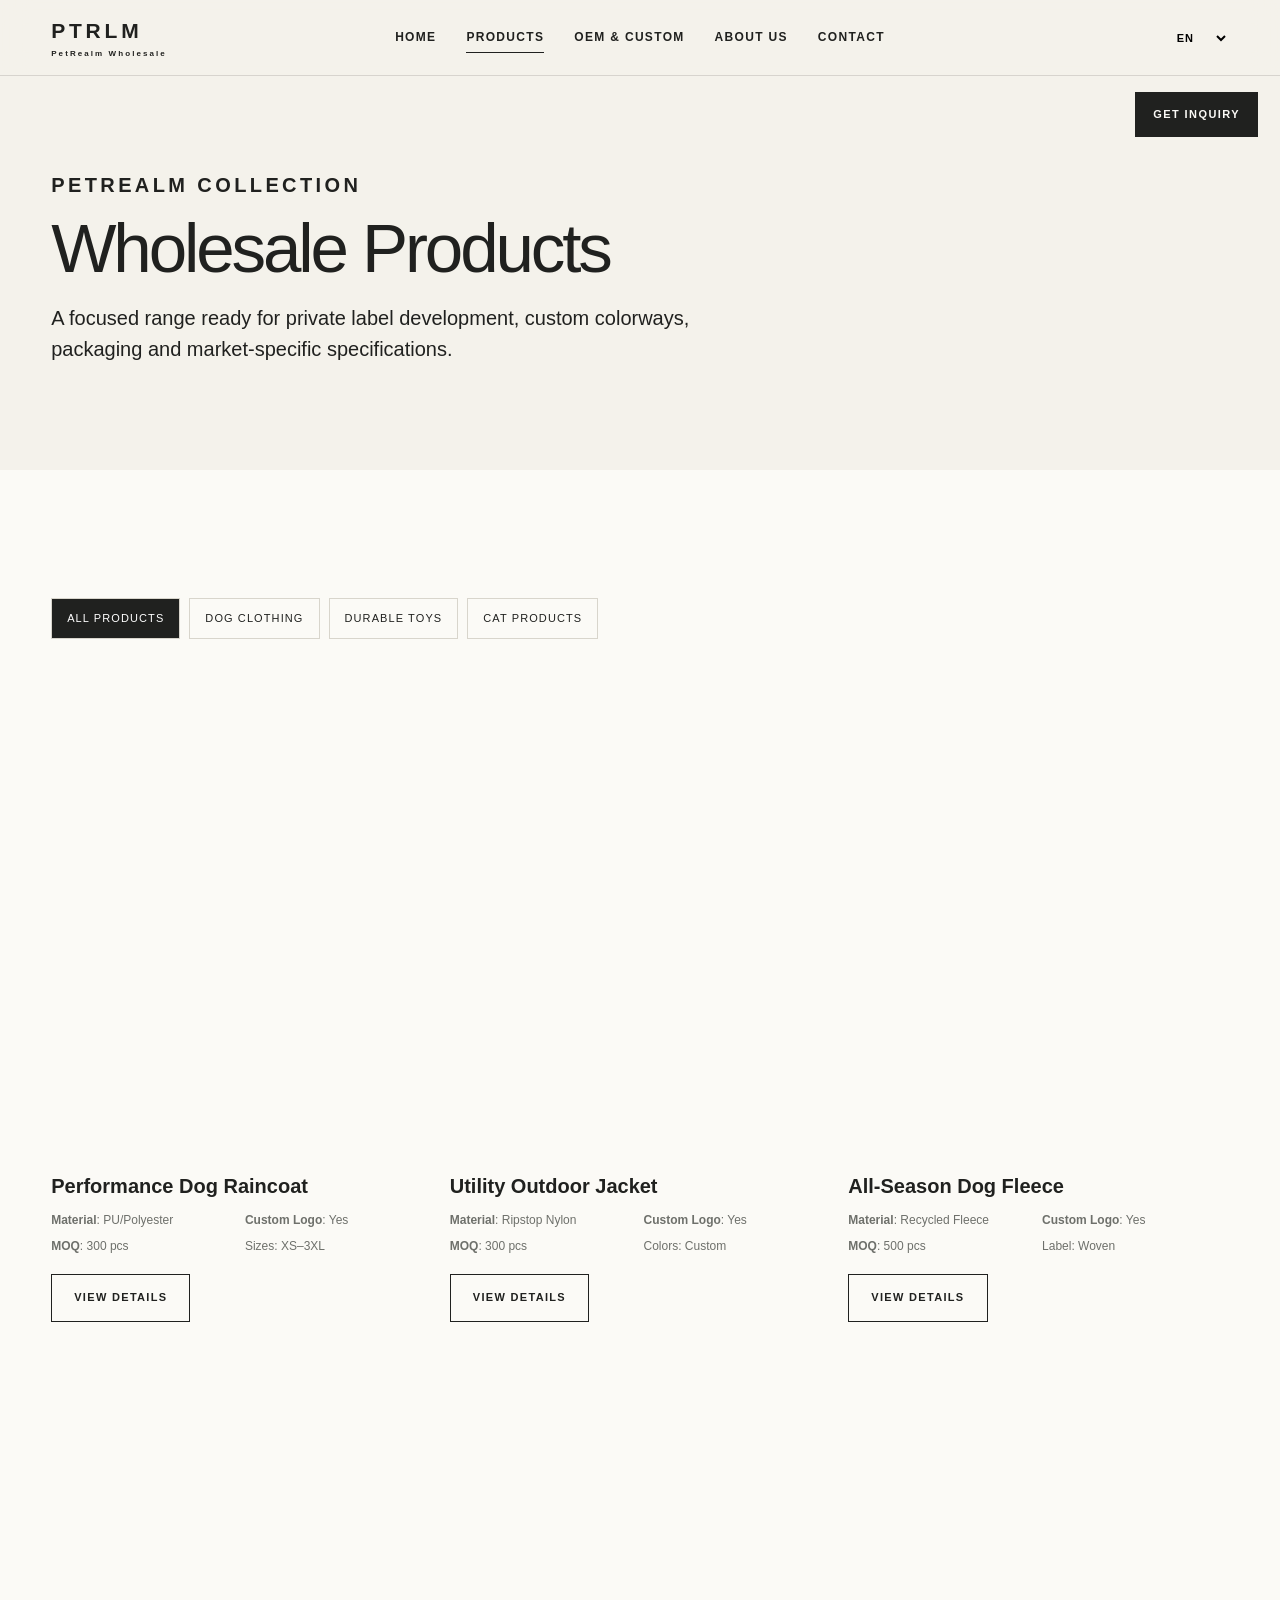
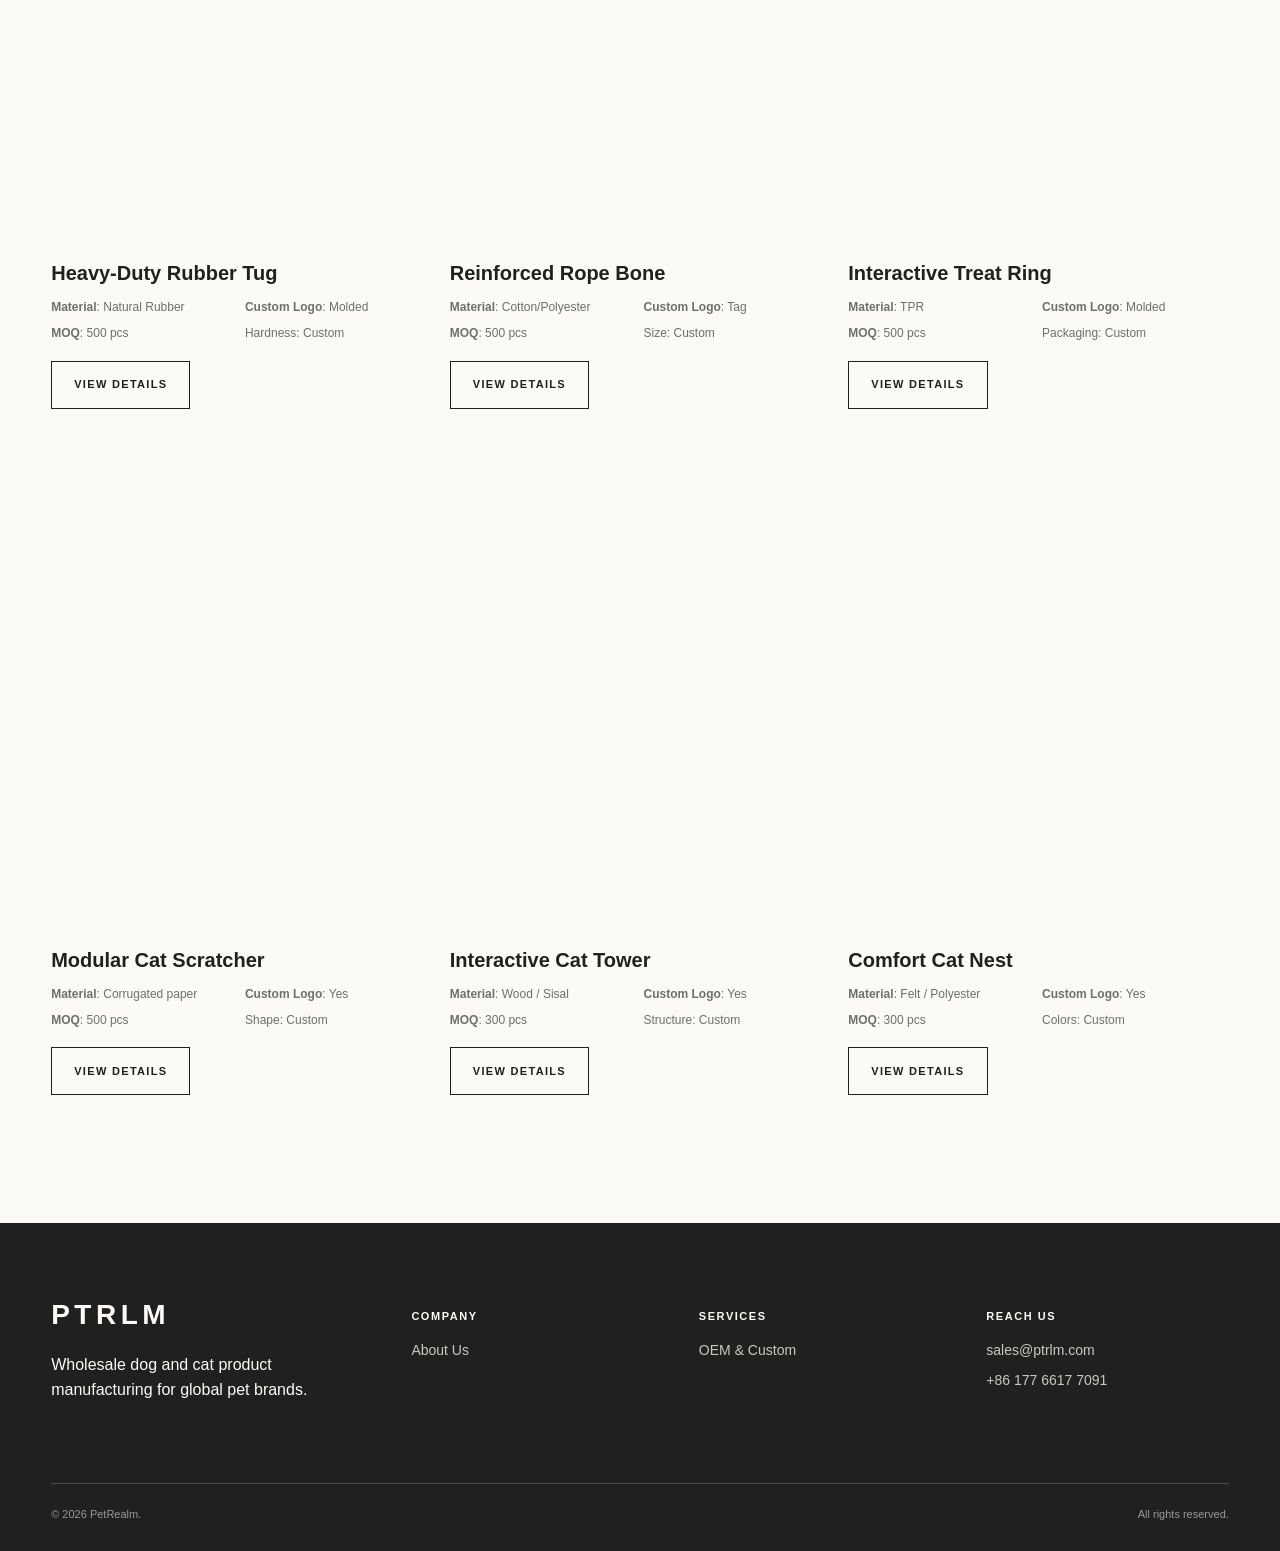
<file: products.html>
<!doctype html><html lang="en"><head><meta charset="utf-8"><meta name="viewport" content="width=device-width,initial-scale=1"><title>Wholesale Products | PetRealm</title><style>:root{--ink:#20211f;--paper:#f4f2eb;--white:#fbfaf6;--khaki:#c8c0aa;--line:#d8d5cc;--muted:#6e706b;--max:1440px;--pad:clamp(22px,4vw,72px)}*{box-sizing:border-box}html{scroll-behavior:smooth}body{margin:0;background:var(--paper);color:var(--ink);font-family:Arial,"Helvetica Neue",sans-serif;font-size:16px;line-height:1.55}body.menu-open{overflow:hidden}a{color:inherit;text-decoration:none}img,video{display:block;width:100%}.media-loading{opacity:0!important}.media-loaded{opacity:1;transition:opacity .45s ease}.media-error{display:none!important}button,input,select,textarea{font:inherit}button{color:inherit}.container{width:min(100%,var(--max));margin:auto;padding-inline:var(--pad)}.site-header{position:fixed;z-index:100;inset:0 0 auto;height:76px;display:flex;align-items:center;background:rgba(244,242,235,.91);border-bottom:1px solid rgba(32,33,31,.14);backdrop-filter:blur(14px)}.nav-wrap{width:100%;display:grid;grid-template-columns:1fr auto 1fr;align-items:center}.brand{font-size:21px;font-weight:800;letter-spacing:.18em}.brand small{display:block;font-size:8px;font-weight:600;letter-spacing:.26em}.nav-links{display:flex;gap:30px;font-size:12px;font-weight:700;letter-spacing:.11em;text-transform:uppercase}.nav-links a{position:relative;padding-block:8px}.nav-links a:after{content:"";position:absolute;left:0;right:100%;bottom:2px;height:1px;background:var(--ink);transition:.3s}.nav-links a:hover:after,.nav-links a.active:after{right:0}.nav-actions{justify-self:end;display:flex;align-items:center;gap:12px}.language{border:0;background:transparent;font-size:11px;font-weight:700;letter-spacing:.08em;text-transform:uppercase}.menu-toggle{display:none;border:0;background:transparent;padding:8px;font-size:20px}.inquiry-fixed{position:fixed;z-index:110;right:22px;top:92px;background:var(--ink);color:var(--white);padding:14px 18px;font-size:11px;font-weight:800;letter-spacing:.13em;text-transform:uppercase;transition:transform .25s,background .25s}.inquiry-fixed:hover{transform:translateY(-2px);background:#45463f}.hero{position:relative;min-height:100svh;background:#242723;overflow:hidden}.hero-media{position:absolute;inset:0;width:100%;height:100%;object-fit:cover}.hero:after{content:"";position:absolute;inset:0;background:linear-gradient(90deg,rgba(0,0,0,.54),rgba(0,0,0,.04) 75%)}.hero-content{position:relative;z-index:2;min-height:100svh;display:flex;flex-direction:column;justify-content:flex-end;align-items:flex-start;padding:140px var(--pad) 9vh;color:#fff}.eyebrow{margin:0 0 18px;font-size:11px;font-weight:800;letter-spacing:.18em;text-transform:uppercase}.hero h1{max-width:900px;margin:0;font-size:clamp(48px,7.5vw,118px);line-height:.93;letter-spacing:-.045em;font-weight:600}.hero p{max-width:620px;margin:26px 0 32px;font-size:clamp(16px,1.4vw,21px)}.button{display:inline-flex;align-items:center;justify-content:center;min-height:48px;padding:13px 22px;border:1px solid var(--ink);background:transparent;font-size:11px;font-weight:800;letter-spacing:.12em;text-transform:uppercase;cursor:pointer;transition:.25s}.button:hover,.button.dark{background:var(--ink);color:var(--white)}.button.light{border-color:#fff;color:#fff}.button.light:hover{background:#fff;color:var(--ink)}.page-hero{padding:170px 0 85px}.page-hero p{max-width:700px;font-size:20px}.kicker{margin:0 0 14px;font-size:11px;font-weight:800;letter-spacing:.17em;text-transform:uppercase}.section h2,.page-hero h1{margin:0;font-size:clamp(40px,5.4vw,82px);font-weight:500;line-height:.98;letter-spacing:-.045em}main .reveal{opacity:1;transform:none}@media(max-width:960px){.nav-wrap{grid-template-columns:1fr auto}.nav-links{position:fixed;inset:76px 0 0;background:var(--paper);padding:45px var(--pad);display:flex;flex-direction:column;align-items:flex-start;transform:translateX(100%);transition:.35s;font-size:18px}.menu-open .nav-links{transform:none}.menu-toggle{display:block}.language{max-width:92px}}@media(max-width:620px){.site-header{height:66px}.nav-links{inset:66px 0 0}.brand{font-size:17px}.brand small{display:none}.inquiry-fixed{right:12px;top:auto;bottom:14px}.hero-content{padding-bottom:110px}}</style><link rel="preload" href="css/style.css?v=20260728-2" as="style" onload="this.onload=null;this.rel='stylesheet'"><noscript><link rel="stylesheet" href="css/style.css?v=20260728-2"></noscript></head><body>
<header class="site-header"><div class="container nav-wrap"><a class="brand" href="index.html">PTRLM<small>PETREALM</small></a><nav class="nav-links"><a href="index.html" data-i18n="home">Home</a><a class="active" href="products.html" data-i18n="products">Products</a><a href="oem.html" data-i18n="oem">OEM & Custom</a><a href="about.html" data-i18n="about">About Us</a><a href="contact.html" data-i18n="contact">Contact</a></nav><div class="nav-actions"><select class="language" aria-label="Language"><option value="en">EN</option><option value="zh">中文</option><option value="es">ES</option><option value="fr">FR</option><option value="de">DE</option><option value="ja">日本語</option></select><button class="menu-toggle" aria-label="Menu">☰</button></div></div></header><a class="inquiry-fixed" href="contact.html" data-i18n="inquiry">Get Inquiry</a>
<main><section class="page-hero"><div class="container reveal"><p class="kicker">PETREALM COLLECTION</p><h1 data-i18n="pageProducts">Wholesale Products</h1><p data-i18n="pageProductsP">A focused range ready for private label development, custom colorways, packaging and market-specific specifications.</p></div></section><section class="section white"><div class="container"><div class="filters"><button class="filter active" data-filter="all" data-i18n="all">All Products</button><button class="filter" data-filter="clothing" data-i18n="clothingFilter">Dog Clothing</button><button class="filter" data-filter="toys" data-i18n="toysFilter">Durable Toys</button><button class="filter" data-filter="cats" data-i18n="catFilter">Cat Products</button></div><div class="product-grid">
<article class="product-card reveal" data-category="clothing"><div class="product-image"><img src="images/clothing-01.svg" alt="Performance dog raincoat placeholder"></div><h3>Performance Dog Raincoat</h3><div class="product-meta"><span><b data-i18n="material">Material</b>: PU/Polyester</span><span><b data-i18n="logo">Custom Logo</b>: Yes</span><span><b data-i18n="moqLabel">MOQ</b>: 300 pcs</span><span>Sizes: XS–3XL</span></div><a class="button product-detail-link" href="product-detail.html?product=raincoat" data-i18n="viewDetails">View Details</a></article>
<article class="product-card reveal" data-category="clothing"><div class="product-image"><img src="images/clothing-02.svg" alt="Utility dog jacket placeholder"></div><h3>Utility Outdoor Jacket</h3><div class="product-meta"><span><b data-i18n="material">Material</b>: Ripstop Nylon</span><span><b data-i18n="logo">Custom Logo</b>: Yes</span><span><b data-i18n="moqLabel">MOQ</b>: 300 pcs</span><span>Colors: Custom</span></div><a class="button product-detail-link" href="product-detail.html?product=utility-jacket" data-i18n="viewDetails">View Details</a></article>
<article class="product-card reveal" data-category="clothing"><div class="product-image"><img src="images/clothing-03.svg" alt="Dog fleece placeholder"></div><h3>All-Season Dog Fleece</h3><div class="product-meta"><span><b data-i18n="material">Material</b>: Recycled Fleece</span><span><b data-i18n="logo">Custom Logo</b>: Yes</span><span><b data-i18n="moqLabel">MOQ</b>: 500 pcs</span><span>Label: Woven</span></div><a class="button product-detail-link" href="product-detail.html?product=fleece" data-i18n="viewDetails">View Details</a></article>
<article class="product-card reveal" data-category="toys"><div class="product-image"><img src="images/toy-01.svg" alt="Rubber dog toy placeholder"></div><h3>Heavy-Duty Rubber Tug</h3><div class="product-meta"><span><b data-i18n="material">Material</b>: Natural Rubber</span><span><b data-i18n="logo">Custom Logo</b>: Molded</span><span><b data-i18n="moqLabel">MOQ</b>: 500 pcs</span><span>Hardness: Custom</span></div><a class="button product-detail-link" href="product-detail.html?product=rubber-tug" data-i18n="viewDetails">View Details</a></article>
<article class="product-card reveal" data-category="toys"><div class="product-image"><img src="images/toy-02.svg" alt="Rope dog toy placeholder"></div><h3>Reinforced Rope Bone</h3><div class="product-meta"><span><b data-i18n="material">Material</b>: Cotton/Polyester</span><span><b data-i18n="logo">Custom Logo</b>: Tag</span><span><b data-i18n="moqLabel">MOQ</b>: 500 pcs</span><span>Size: Custom</span></div><a class="button product-detail-link" href="product-detail.html?product=rope-bone" data-i18n="viewDetails">View Details</a></article>
<article class="product-card reveal" data-category="toys"><div class="product-image"><img src="images/toy-03.svg" alt="Treat toy placeholder"></div><h3>Interactive Treat Ring</h3><div class="product-meta"><span><b data-i18n="material">Material</b>: TPR</span><span><b data-i18n="logo">Custom Logo</b>: Molded</span><span><b data-i18n="moqLabel">MOQ</b>: 500 pcs</span><span>Packaging: Custom</span></div><a class="button product-detail-link" href="product-detail.html?product=treat-ring" data-i18n="viewDetails">View Details</a></article>
<article class="product-card reveal" data-category="cats"><div class="product-image"><img src="images/cat-01.svg" alt="Cat scratcher placeholder"></div><h3 data-i18n="cat1">Modular Cat Scratcher</h3><div class="product-meta"><span><b data-i18n="material">Material</b>: <span data-i18n="catMaterial1">Corrugated paper</span></span><span><b data-i18n="logo">Custom Logo</b>: Yes</span><span><b data-i18n="moqLabel">MOQ</b>: 500 pcs</span><span>Shape: Custom</span></div><a class="button product-detail-link" href="product-detail.html?product=cat-scratcher" data-i18n="viewDetails">View Details</a></article>
<article class="product-card reveal" data-category="cats"><div class="product-image"><img src="images/cat-02.svg" alt="Cat tower placeholder"></div><h3 data-i18n="cat2">Interactive Cat Tower</h3><div class="product-meta"><span><b data-i18n="material">Material</b>: <span data-i18n="catMaterial2">Wood / Sisal</span></span><span><b data-i18n="logo">Custom Logo</b>: Yes</span><span><b data-i18n="moqLabel">MOQ</b>: 300 pcs</span><span>Structure: Custom</span></div><a class="button product-detail-link" href="product-detail.html?product=cat-tower" data-i18n="viewDetails">View Details</a></article>
<article class="product-card reveal" data-category="cats"><div class="product-image"><img src="images/cat-03.svg" alt="Cat bed placeholder"></div><h3 data-i18n="cat3">Comfort Cat Nest</h3><div class="product-meta"><span><b data-i18n="material">Material</b>: <span data-i18n="catMaterial3">Felt / Polyester</span></span><span><b data-i18n="logo">Custom Logo</b>: Yes</span><span><b data-i18n="moqLabel">MOQ</b>: 300 pcs</span><span>Colors: Custom</span></div><a class="button product-detail-link" href="product-detail.html?product=cat-nest" data-i18n="viewDetails">View Details</a></article>
</div></div></section></main>
<footer class="site-footer"><div class="container"><div class="footer-grid"><div><div class="footer-brand">PTRLM</div><p data-i18n="footerP">Wholesale dog apparel and durable toy manufacturing for global pet brands.</p></div><div class="footer-col"><h4 data-i18n="company">Company</h4><a href="about.html" data-i18n="about">About Us</a></div><div class="footer-col"><h4 data-i18n="services">Services</h4><a href="oem.html" data-i18n="oem">OEM & Custom</a></div><div class="footer-col"><h4 data-i18n="reach">Reach Us</h4><a href="mailto:sales@ptrlm.com">sales@ptrlm.com</a><a href="https://wa.me/8617766177091">+86 177 6617 7091</a></div></div><div class="copyright"><span>© 2026 PetRealm.</span><span data-i18n="rights">All rights reserved.</span></div></div></footer><script src="js/main.js?v=20260728-2" defer></script></body></html>
</file>
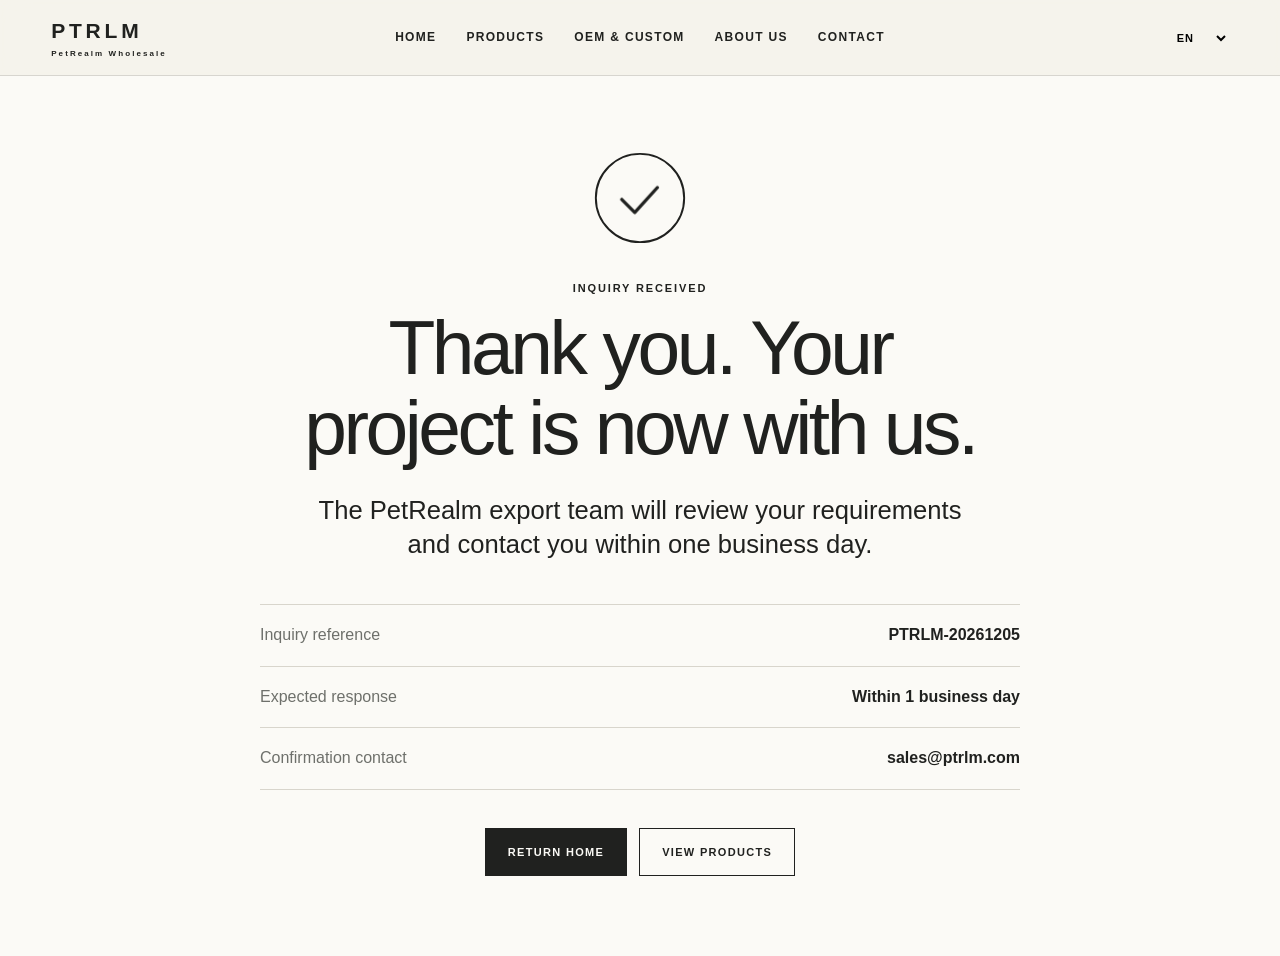
<file: thank-you.html>
<!doctype html><html lang="en"><head><meta charset="utf-8"><meta name="viewport" content="width=device-width,initial-scale=1"><meta name="robots" content="noindex"><title>Inquiry Received | PetRealm</title><link rel="stylesheet" href="css/style.css?v=20260728-2"></head><body>
<header class="site-header"><div class="container nav-wrap"><a class="brand" href="index.html">PTRLM<small>PetRealm Wholesale</small></a><nav class="nav-links"><a href="index.html" data-i18n="home">Home</a><a href="products.html" data-i18n="products">Products</a><a href="oem.html" data-i18n="oem">OEM & Custom</a><a href="about.html" data-i18n="about">About Us</a><a href="contact.html" data-i18n="contact">Contact</a></nav><div class="nav-actions"><select class="language" aria-label="Language"><option value="en">EN</option><option value="zh">中文</option><option value="es">ES</option><option value="fr">FR</option><option value="de">DE</option><option value="ja">日本語</option></select><button class="menu-toggle" aria-label="Menu">☰</button></div></div></header>
<main class="success-page"><div class="container"><section class="success-card"><div class="success-mark" aria-hidden="true"><svg viewBox="0 0 100 100"><circle class="success-ring" cx="50" cy="50" r="46"/><path class="success-scan" d="M27 48h46"/><path class="success-check" d="M31 51.5 44.5 65 70 37"/></svg></div><p class="kicker" data-i18n="successK">Inquiry received</p><h1 data-i18n="successTitle">Thank you. Your project is now with us.</h1><p class="lead" data-i18n="successP">The PetRealm export team will review your requirements and contact you within one business day.</p><div class="success-details"><div class="success-row"><span data-i18n="reference">Inquiry reference</span><strong data-inquiry-reference>PTRLM</strong></div><div class="success-row"><span data-i18n="responseTime">Expected response</span><strong data-i18n="responseValue">Within 1 business day</strong></div><div class="success-row"><span data-i18n="successEmail">Confirmation contact</span><strong>sales@ptrlm.com</strong></div></div><div class="success-actions"><a class="button dark" href="index.html" data-i18n="backHome">Return Home</a><a class="button" href="products.html" data-i18n="viewProducts">View Products</a></div></section></div></main>
<script src="js/main.js?v=20260728-2"></script></body></html>
</file>
<file: css/style.css>
:root{--ink:#20211f;--paper:#f4f2eb;--white:#fbfaf6;--khaki:#c8c0aa;--line:#d8d5cc;--muted:#6e706b;--max:1440px;--pad:clamp(22px,4vw,72px)}
*{box-sizing:border-box}html{scroll-behavior:smooth}body{margin:0;background:var(--paper);color:var(--ink);font-family:Arial,"Helvetica Neue",sans-serif;font-size:16px;line-height:1.55}body.menu-open{overflow:hidden}a{color:inherit;text-decoration:none}img,video{display:block;width:100%}.media-loading{opacity:0!important}.media-loaded{opacity:1;transition:opacity .45s ease}.media-error{display:none!important}button,input,select,textarea{font:inherit}button{color:inherit}.container{width:min(100%,var(--max));margin:auto;padding-inline:var(--pad)}
.site-header{position:fixed;z-index:100;inset:0 0 auto;height:76px;display:flex;align-items:center;background:rgba(244,242,235,.91);border-bottom:1px solid rgba(32,33,31,.14);backdrop-filter:blur(14px)}.nav-wrap{width:100%;display:grid;grid-template-columns:1fr auto 1fr;align-items:center}.brand{font-size:21px;font-weight:800;letter-spacing:.18em}.brand small{display:block;font-size:8px;font-weight:600;letter-spacing:.26em}.nav-links{display:flex;gap:30px;font-size:12px;font-weight:700;letter-spacing:.11em;text-transform:uppercase}.nav-links a{position:relative;padding-block:8px}.nav-links a:after{content:"";position:absolute;left:0;right:100%;bottom:2px;height:1px;background:var(--ink);transition:.3s}.nav-links a:hover:after,.nav-links a.active:after{right:0}.nav-actions{justify-self:end;display:flex;align-items:center;gap:12px}.language{border:0;background:transparent;font-size:11px;font-weight:700;letter-spacing:.08em;text-transform:uppercase}.menu-toggle{display:none;border:0;background:transparent;padding:8px;font-size:20px}.inquiry-fixed{position:fixed;z-index:110;right:22px;top:92px;background:var(--ink);color:var(--white);padding:14px 18px;font-size:11px;font-weight:800;letter-spacing:.13em;text-transform:uppercase;transition:transform .25s,background .25s}.inquiry-fixed:hover{transform:translateY(-2px);background:#45463f}
.hero{position:relative;min-height:100svh;background:#242723;overflow:hidden}.hero-media{position:absolute;inset:0;width:100%;height:100%;object-fit:cover}.hero:after{content:"";position:absolute;inset:0;background:linear-gradient(90deg,rgba(0,0,0,.54),rgba(0,0,0,.04) 75%)}.hero-content{position:relative;z-index:2;min-height:100svh;display:flex;flex-direction:column;justify-content:flex-end;align-items:flex-start;padding:140px var(--pad) 9vh;color:#fff}.eyebrow{margin:0 0 18px;font-size:11px;font-weight:800;letter-spacing:.18em;text-transform:uppercase}.hero h1{max-width:900px;margin:0;font-size:clamp(48px,7.5vw,118px);line-height:.93;letter-spacing:-.045em;font-weight:600}.hero p{max-width:620px;margin:26px 0 32px;font-size:clamp(16px,1.4vw,21px)}.button{display:inline-flex;align-items:center;justify-content:center;min-height:48px;padding:13px 22px;border:1px solid var(--ink);background:transparent;font-size:11px;font-weight:800;letter-spacing:.12em;text-transform:uppercase;cursor:pointer;transition:.25s}.button:hover,.button.dark{background:var(--ink);color:var(--white)}.button.light{border-color:#fff;color:#fff}.button.light:hover{background:#fff;color:var(--ink)}
.section{padding:clamp(78px,10vw,150px) 0}.section.white{background:var(--white)}.section.khaki{background:var(--khaki)}.section-head{display:grid;grid-template-columns:1fr 1fr;gap:42px;align-items:end;margin-bottom:55px}.kicker{font-size:11px;font-weight:800;letter-spacing:.17em;text-transform:uppercase}.section h2,.page-hero h1{margin:0;font-size:clamp(40px,5.4vw,82px);font-weight:500;line-height:.98;letter-spacing:-.045em}.lead{max-width:680px;font-size:clamp(18px,2vw,28px);line-height:1.35}.intro-grid{display:grid;grid-template-columns:1.25fr .75fr;gap:9vw;align-items:start}.stats{display:grid;grid-template-columns:1fr 1fr;border-top:1px solid var(--line)}.stat{padding:25px 0;border-bottom:1px solid var(--line)}.stat strong{display:block;font-size:34px;font-weight:500}.stat span{color:var(--muted);font-size:12px;text-transform:uppercase;letter-spacing:.1em}
.category-grid{display:grid;grid-template-columns:repeat(3,1fr);gap:18px}.category-card{position:relative;min-height:600px;overflow:hidden;background:#ddd}.category-card img{height:100%;object-fit:cover;transition:transform 1s cubic-bezier(.2,.7,.2,1)}.category-card:hover img{transform:scale(1.025)}.category-copy{position:absolute;inset:auto 0 0;padding:32px;color:#fff;background:linear-gradient(transparent,rgba(0,0,0,.65))}.category-copy h3{margin:0 0 8px;font-size:34px;font-weight:500}.text-link{font-size:11px;font-weight:800;letter-spacing:.13em;text-transform:uppercase;border-bottom:1px solid;padding-bottom:4px}
.steps{display:grid;grid-template-columns:repeat(4,1fr);border-top:1px solid rgba(32,33,31,.35)}.step{padding:28px 25px 0 0}.step-num{font-size:11px;font-weight:800;letter-spacing:.12em}.step h3{font-size:22px;font-weight:500}.step p{color:#4f504b}.split{display:grid;grid-template-columns:1fr 1fr}.split-media{min-height:650px}.split-media img{height:100%;object-fit:cover}.split-copy{padding:clamp(50px,8vw,120px);display:flex;flex-direction:column;justify-content:center}.split-copy h2{margin-bottom:28px}.feature-list{list-style:none;padding:0;margin:30px 0;border-top:1px solid var(--line)}.feature-list li{padding:17px 0;border-bottom:1px solid var(--line);display:flex;justify-content:space-between;gap:20px}
.page-hero{padding:170px 0 85px}.page-hero p{max-width:700px;font-size:20px}.filters{display:flex;gap:9px;flex-wrap:wrap;margin-bottom:38px}.filter{border:1px solid var(--line);background:transparent;padding:11px 15px;font-size:11px;text-transform:uppercase;letter-spacing:.1em;cursor:pointer}.filter.active{background:var(--ink);color:white}.product-grid{display:grid;grid-template-columns:repeat(3,1fr);gap:42px 18px}.product-card{display:flex;flex-direction:column}.product-image{aspect-ratio:4/5;background:#e7e5de;overflow:hidden}.product-image img{height:100%;object-fit:cover;transition:transform .6s}.product-card:hover img{transform:scale(1.025)}.product-card h3{margin:19px 0 9px;font-size:20px;font-weight:600}.product-meta{display:grid;grid-template-columns:1fr 1fr;gap:7px;margin-bottom:18px;color:var(--muted);font-size:12px}.product-card .button{margin-top:auto;align-self:flex-start}.service-grid{display:grid;grid-template-columns:repeat(3,1fr);gap:1px;background:var(--line);border:1px solid var(--line)}.service-card{background:var(--white);padding:35px;min-height:270px}.service-card .icon{font-size:28px}.service-card h3{font-size:22px;font-weight:500}.swatches{display:flex;gap:10px;margin-top:24px}.swatch{width:40px;height:40px;border:1px solid rgba(0,0,0,.13)}
.contact-grid{display:grid;grid-template-columns:.7fr 1.3fr;gap:8vw}.contact-list{list-style:none;padding:0;margin:40px 0}.contact-list li{padding:18px 0;border-bottom:1px solid var(--line)}.contact-list small{display:block;color:var(--muted);text-transform:uppercase;letter-spacing:.1em}.form-grid{display:grid;grid-template-columns:1fr 1fr;gap:22px}.field.full{grid-column:1/-1}.field label{display:block;margin-bottom:8px;font-size:11px;font-weight:800;letter-spacing:.1em;text-transform:uppercase}.field input,.field select,.field textarea{width:100%;border:0;border-bottom:1px solid var(--ink);background:transparent;padding:12px 2px;outline:none}.field textarea{min-height:130px;resize:vertical}.field input:focus,.field select:focus,.field textarea:focus{border-bottom-width:2px}.upload{border:1px dashed var(--muted)!important;padding:22px!important}.note{font-size:12px;color:var(--muted)}
.site-footer{background:var(--ink);color:var(--white);padding:70px 0 28px}.footer-grid{display:grid;grid-template-columns:1.3fr repeat(3,1fr);gap:45px}.footer-brand{font-size:28px;font-weight:800;letter-spacing:.16em}.footer-col h4{font-size:11px;letter-spacing:.14em;text-transform:uppercase}.footer-col a,.footer-col p{display:block;color:#c8c8c2;margin:9px 0;font-size:14px}.copyright{display:flex;justify-content:space-between;margin-top:65px;padding-top:22px;border-top:1px solid #4a4b47;color:#999;font-size:11px}.reveal{opacity:0;transform:translateY(24px);transition:opacity .8s,transform .8s}.reveal.visible{opacity:1;transform:none}
html[lang="zh"] body,html[lang="ja"] body{font-family:"Microsoft YaHei","PingFang SC","Noto Sans CJK SC","Yu Gothic",Arial,sans-serif}html[lang="zh"] .hero h1,html[lang="ja"] .hero h1{font-size:clamp(42px,6.2vw,92px);line-height:1.16;letter-spacing:.045em;max-width:980px}html[lang="zh"] h2,html[lang="zh"] h3,html[lang="zh"] p,html[lang="ja"] h2,html[lang="ja"] h3,html[lang="ja"] p{line-height:1.55}html[lang="zh"] .kicker,html[lang="zh"] .eyebrow,html[lang="zh"] .button,html[lang="zh"] .stat span,html[lang="ja"] .kicker,html[lang="ja"] .eyebrow,html[lang="ja"] .button,html[lang="ja"] .stat span{letter-spacing:.12em}html[lang="zh"] .nav-links,html[lang="ja"] .nav-links{letter-spacing:.05em}
@media(max-width:960px){.nav-wrap{grid-template-columns:1fr auto}.nav-links{position:fixed;inset:76px 0 0;background:var(--paper);padding:45px var(--pad);display:flex;flex-direction:column;align-items:flex-start;transform:translateX(100%);transition:.35s;font-size:18px}.menu-open .nav-links{transform:none}.menu-toggle{display:block}.language{max-width:92px}.section-head,.intro-grid,.contact-grid{grid-template-columns:1fr}.product-grid{grid-template-columns:1fr 1fr}.steps{grid-template-columns:1fr 1fr;gap:35px}.service-grid{grid-template-columns:1fr 1fr}.split{grid-template-columns:1fr}.split-media{min-height:500px}.footer-grid{grid-template-columns:1fr 1fr}}
@media(max-width:960px){.category-grid{grid-template-columns:1fr 1fr}}
@media(max-width:620px){.site-header{height:66px}.nav-links{inset:66px 0 0}.brand{font-size:17px}.brand small{display:none}.inquiry-fixed{right:12px;top:auto;bottom:14px}.hero-content{padding-bottom:110px}.category-grid,.product-grid,.service-grid,.form-grid,.footer-grid{grid-template-columns:1fr}.category-card{min-height:500px}.steps{grid-template-columns:1fr}.field.full{grid-column:auto}.page-hero{padding-top:135px}.copyright{display:block}.copyright span{display:block;margin-top:8px}}
.category-card,.product-image{background:transparent!important}
.success-page{min-height:100svh;display:flex;align-items:center;padding:150px 0 80px;background:var(--white)}.success-card{width:min(760px,100%);margin:auto;text-align:center}.success-mark{position:relative;width:96px;height:96px;margin:0 auto 34px;display:grid;place-items:center;animation:success-pop .75s cubic-bezier(.2,.85,.3,1.2) both}.success-mark:before{content:"";position:absolute;inset:-12px;border-radius:50%;background:rgba(32,33,31,.07);transform:scale(.55);opacity:0;animation:success-pulse 1.15s .25s ease-out both}.success-mark svg{position:relative;z-index:1;width:96px;height:96px;overflow:visible}.success-ring{fill:var(--white);stroke:var(--ink);stroke-width:2;stroke-linecap:round;stroke-dasharray:289;stroke-dashoffset:289;transform:rotate(-90deg);transform-origin:center;animation:success-ring-draw .9s .08s cubic-bezier(.65,0,.25,1) forwards}.success-scan{fill:none;stroke:var(--ink);stroke-width:2;stroke-linecap:round;opacity:0;animation:success-scan .72s ease-in-out both}.success-check{fill:none;stroke:var(--ink);stroke-width:3.4;stroke-linecap:round;stroke-linejoin:round;stroke-dasharray:54;stroke-dashoffset:54;animation:success-check-draw .48s .82s cubic-bezier(.65,0,.3,1) forwards}.success-card h1{margin:0 auto 25px;max-width:720px;font-size:clamp(44px,6vw,78px);font-weight:500;line-height:1.04;letter-spacing:-.045em}.success-card .lead{margin:0 auto 42px}.success-details{margin:0 auto 38px;text-align:left;border-top:1px solid var(--line);border-bottom:1px solid var(--line)}.success-row{display:flex;justify-content:space-between;gap:24px;padding:18px 0;border-bottom:1px solid var(--line)}.success-row:last-child{border-bottom:0}.success-row span:first-child{color:var(--muted)}.success-actions{display:flex;justify-content:center;gap:12px;flex-wrap:wrap}@keyframes success-pop{0%{opacity:0;transform:scale(.68)}58%{opacity:1;transform:scale(1.06)}100%{opacity:1;transform:scale(1)}}@keyframes success-ring-draw{to{stroke-dashoffset:0}}@keyframes success-check-draw{to{stroke-dashoffset:0}}@keyframes success-pulse{0%{opacity:0;transform:scale(.55)}32%{opacity:1}100%{opacity:0;transform:scale(1.3)}}@keyframes success-scan{0%{opacity:0;transform:translateY(-12px)}18%{opacity:.65}70%{opacity:.65}100%{opacity:0;transform:translateY(18px)}}
.detail-hero{padding:130px 0 70px;background:var(--white)}.detail-hero-grid{display:grid;grid-template-columns:1.1fr .9fr;gap:clamp(38px,7vw,110px);align-items:center}.detail-hero-media{aspect-ratio:4/5;background:var(--paper);overflow:hidden}.detail-hero-media img{height:100%;object-fit:cover}.detail-breadcrumb{margin-bottom:28px;color:var(--muted);font-size:11px;font-weight:700;letter-spacing:.12em;text-transform:uppercase}.detail-hero h1{margin:0;font-size:clamp(42px,5.3vw,78px);font-weight:500;line-height:1;letter-spacing:-.045em}.detail-subtitle{margin:27px 0 32px;font-size:clamp(18px,1.8vw,25px);line-height:1.4}.detail-actions{display:flex;gap:11px;flex-wrap:wrap}.detail-section{padding:clamp(70px,8vw,120px) 0}.detail-section.white{background:var(--white)}.detail-heading{display:grid;grid-template-columns:.75fr 1.25fr;gap:7vw;margin-bottom:44px}.detail-heading h2{margin:0;font-size:clamp(35px,4.2vw,62px);font-weight:500;line-height:1.05;letter-spacing:-.04em}.detail-copy{max-width:760px;font-size:clamp(17px,1.55vw,22px)}.gallery-grid{display:grid;grid-template-columns:2fr 1fr 1fr;gap:14px}.gallery-item{position:relative;aspect-ratio:4/5;background:var(--paper);overflow:hidden}.gallery-item:first-child{grid-row:span 2;aspect-ratio:auto}.gallery-item img{height:100%;object-fit:cover}.gallery-label{position:absolute;left:16px;bottom:14px;padding:7px 10px;background:rgba(251,250,246,.9);font-size:10px;font-weight:700;letter-spacing:.1em;text-transform:uppercase}.detail-table-wrap{overflow-x:auto;border-top:1px solid var(--ink)}.detail-table{width:100%;border-collapse:collapse;min-width:700px}.detail-table th,.detail-table td{padding:18px 12px;border-bottom:1px solid var(--line);text-align:left;vertical-align:top}.detail-table th{width:30%;font-size:11px;letter-spacing:.1em;text-transform:uppercase}.detail-table td{font-size:15px}.two-column{display:grid;grid-template-columns:1fr 1fr;gap:8vw}.care-list,.process-list{list-style:none;padding:0;margin:25px 0 0;border-top:1px solid var(--line)}.care-list li,.process-list li{padding:16px 0;border-bottom:1px solid var(--line)}.size-note{margin:18px 0;color:var(--muted);font-size:13px}.badge-grid{display:grid;grid-template-columns:repeat(3,1fr);gap:12px}.compliance-badge{min-height:170px;padding:25px;border:1px solid var(--line);display:flex;flex-direction:column;justify-content:space-between}.compliance-badge strong{font-size:20px}.compliance-badge span{color:var(--muted);font-size:13px}.disabled-link{opacity:.45;pointer-events:none}.process-strip{display:grid;grid-template-columns:repeat(3,1fr);gap:1px;background:var(--line);border:1px solid var(--line);margin-top:35px}.process-item{padding:30px;background:var(--white)}.process-item b{display:block;margin-bottom:32px;font-size:11px}.factory-grid{display:grid;grid-template-columns:1fr 1fr;gap:16px}.factory-media{min-height:450px;background:var(--paper);position:relative}.factory-media img,.factory-media video{height:100%;object-fit:cover}.video-placeholder{height:100%;display:grid;place-items:center;color:var(--muted);text-align:center;padding:30px}.faq-list{border-top:1px solid var(--ink)}.faq-item{border-bottom:1px solid var(--line)}.faq-item summary{cursor:pointer;list-style:none;padding:22px 45px 22px 0;font-size:18px;font-weight:600;position:relative}.faq-item summary:after{content:"+";position:absolute;right:5px;font-size:24px;font-weight:400}.faq-item[open] summary:after{content:"−"}.faq-answer{max-width:850px;padding:0 0 24px;color:var(--muted)}.detail-cta{background:var(--khaki)}.detail-form-grid{display:grid;grid-template-columns:1fr 1fr;gap:22px}.detail-form-grid .full{grid-column:1/-1}.whatsapp-float{position:fixed;z-index:109;right:22px;bottom:20px;width:54px;height:54px;border-radius:50%;display:grid;place-items:center;background:var(--ink);color:var(--white);font-size:12px;font-weight:800;letter-spacing:.04em;box-shadow:0 10px 30px rgba(0,0,0,.18)}
@media(max-width:960px){.detail-hero-grid,.detail-heading,.two-column{grid-template-columns:1fr}.detail-hero-media{max-height:75svh}.gallery-grid{grid-template-columns:1fr 1fr}.gallery-item:first-child{grid-column:1/-1;grid-row:auto;aspect-ratio:4/3}.badge-grid{grid-template-columns:1fr 1fr}.factory-grid{grid-template-columns:1fr}.process-strip{grid-template-columns:1fr}.factory-media{min-height:380px}}
@media(max-width:620px){.gallery-grid,.badge-grid,.detail-form-grid{grid-template-columns:1fr}.gallery-item:first-child{aspect-ratio:4/5}.detail-form-grid .full{grid-column:auto}.detail-hero{padding-top:105px}.whatsapp-float{right:14px;bottom:78px}}
@media(prefers-reduced-motion:reduce){html{scroll-behavior:auto}*,*:before,*:after{transition:none!important;animation:none!important}.reveal{opacity:1;transform:none}.success-ring,.success-check{stroke-dashoffset:0}.success-scan{display:none}}
.detail-hero-grid>*,.detail-heading>*,.two-column>*{min-width:0}.detail-hero h1{overflow-wrap:anywhere}.detail-section h2{margin:0 0 24px;font-size:clamp(35px,4.2vw,62px);font-weight:500;line-height:1.05;letter-spacing:-.04em}.detail-heading h2{margin:0}.product-card .product-image,.product-card h3{cursor:pointer}
</file>
